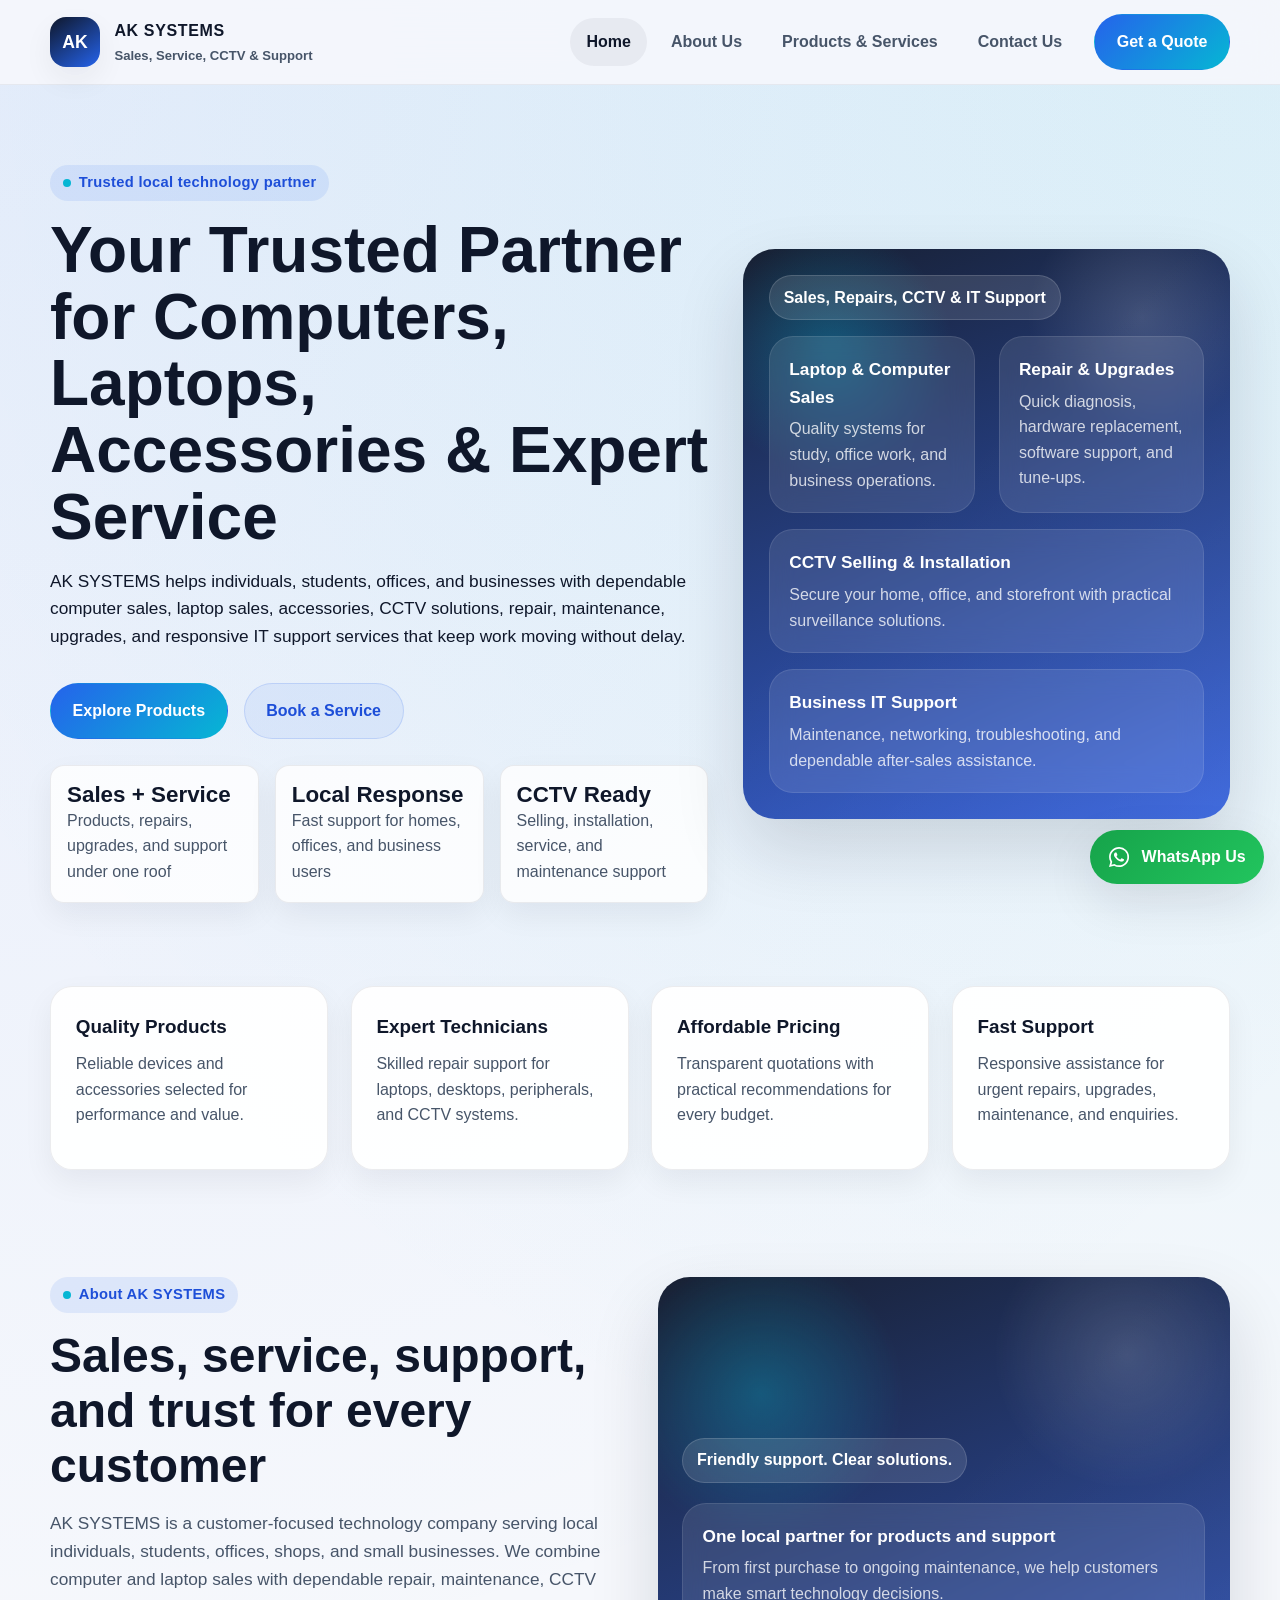
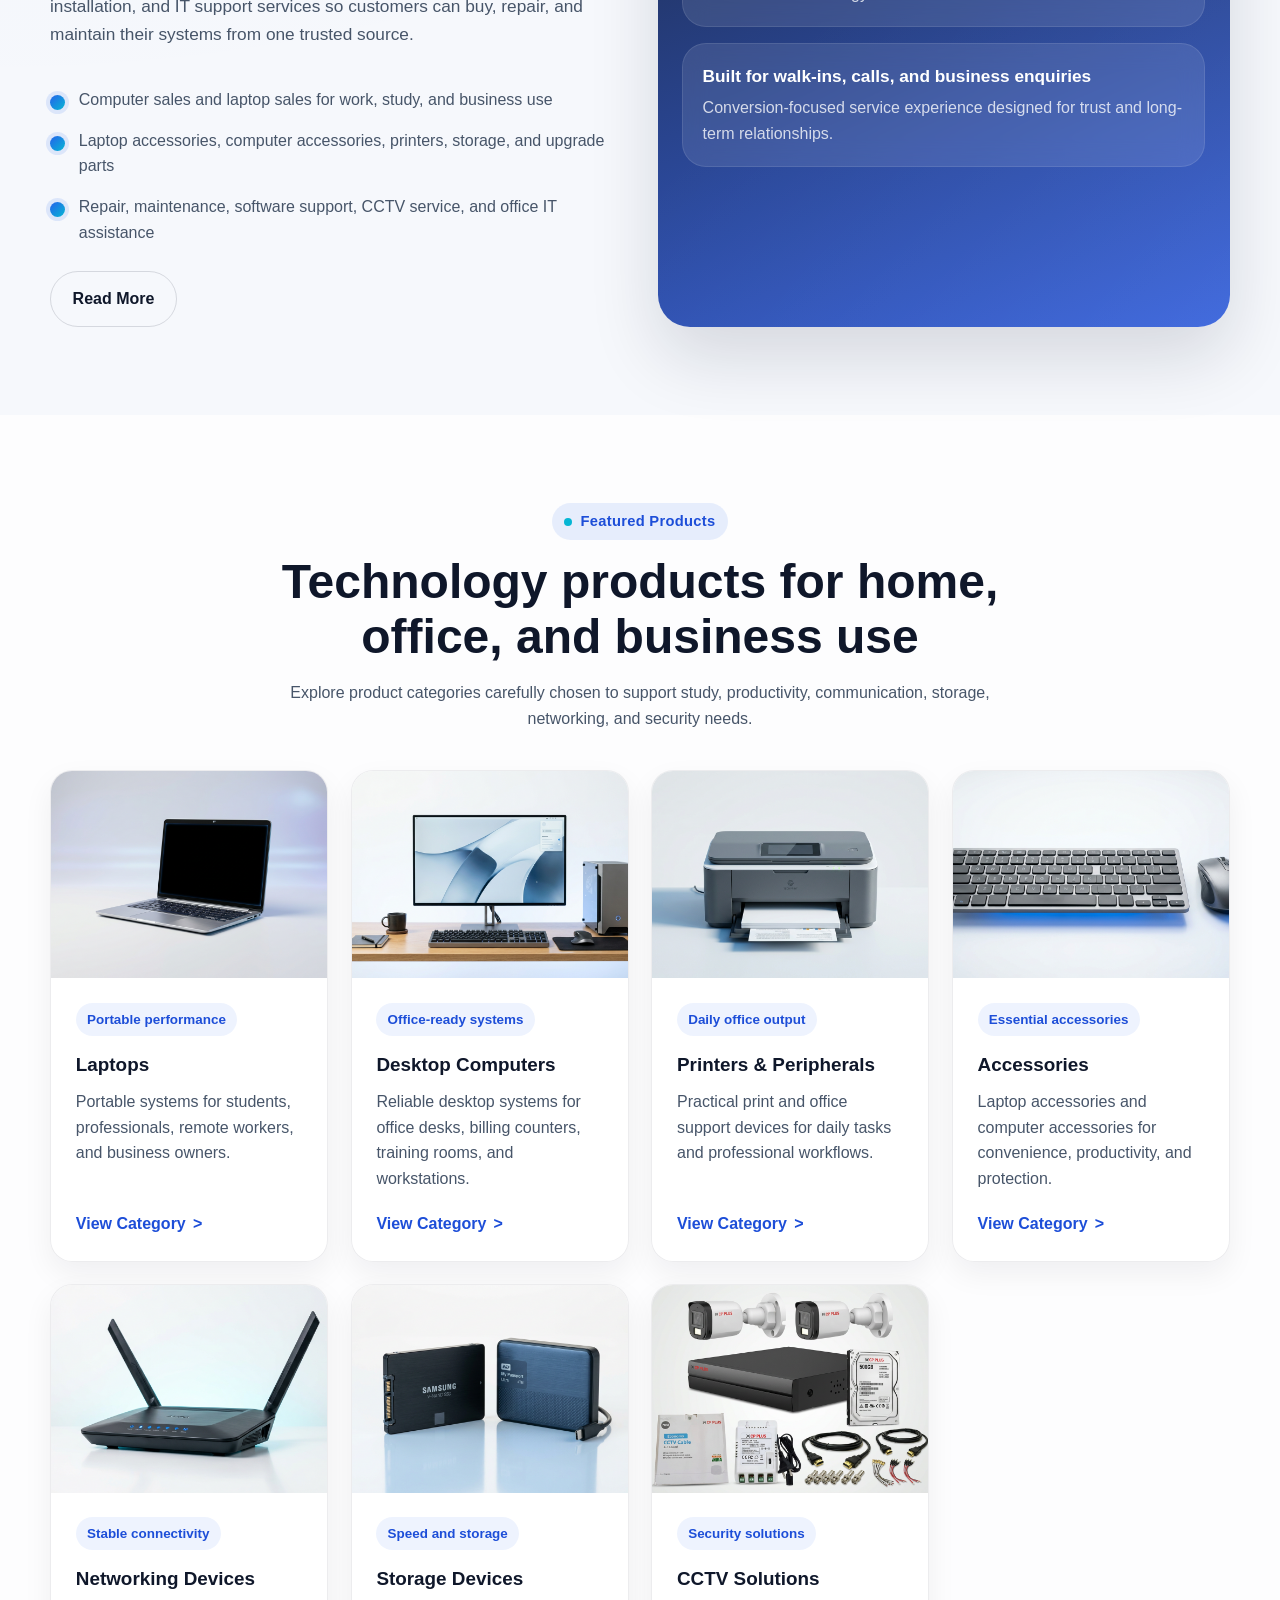
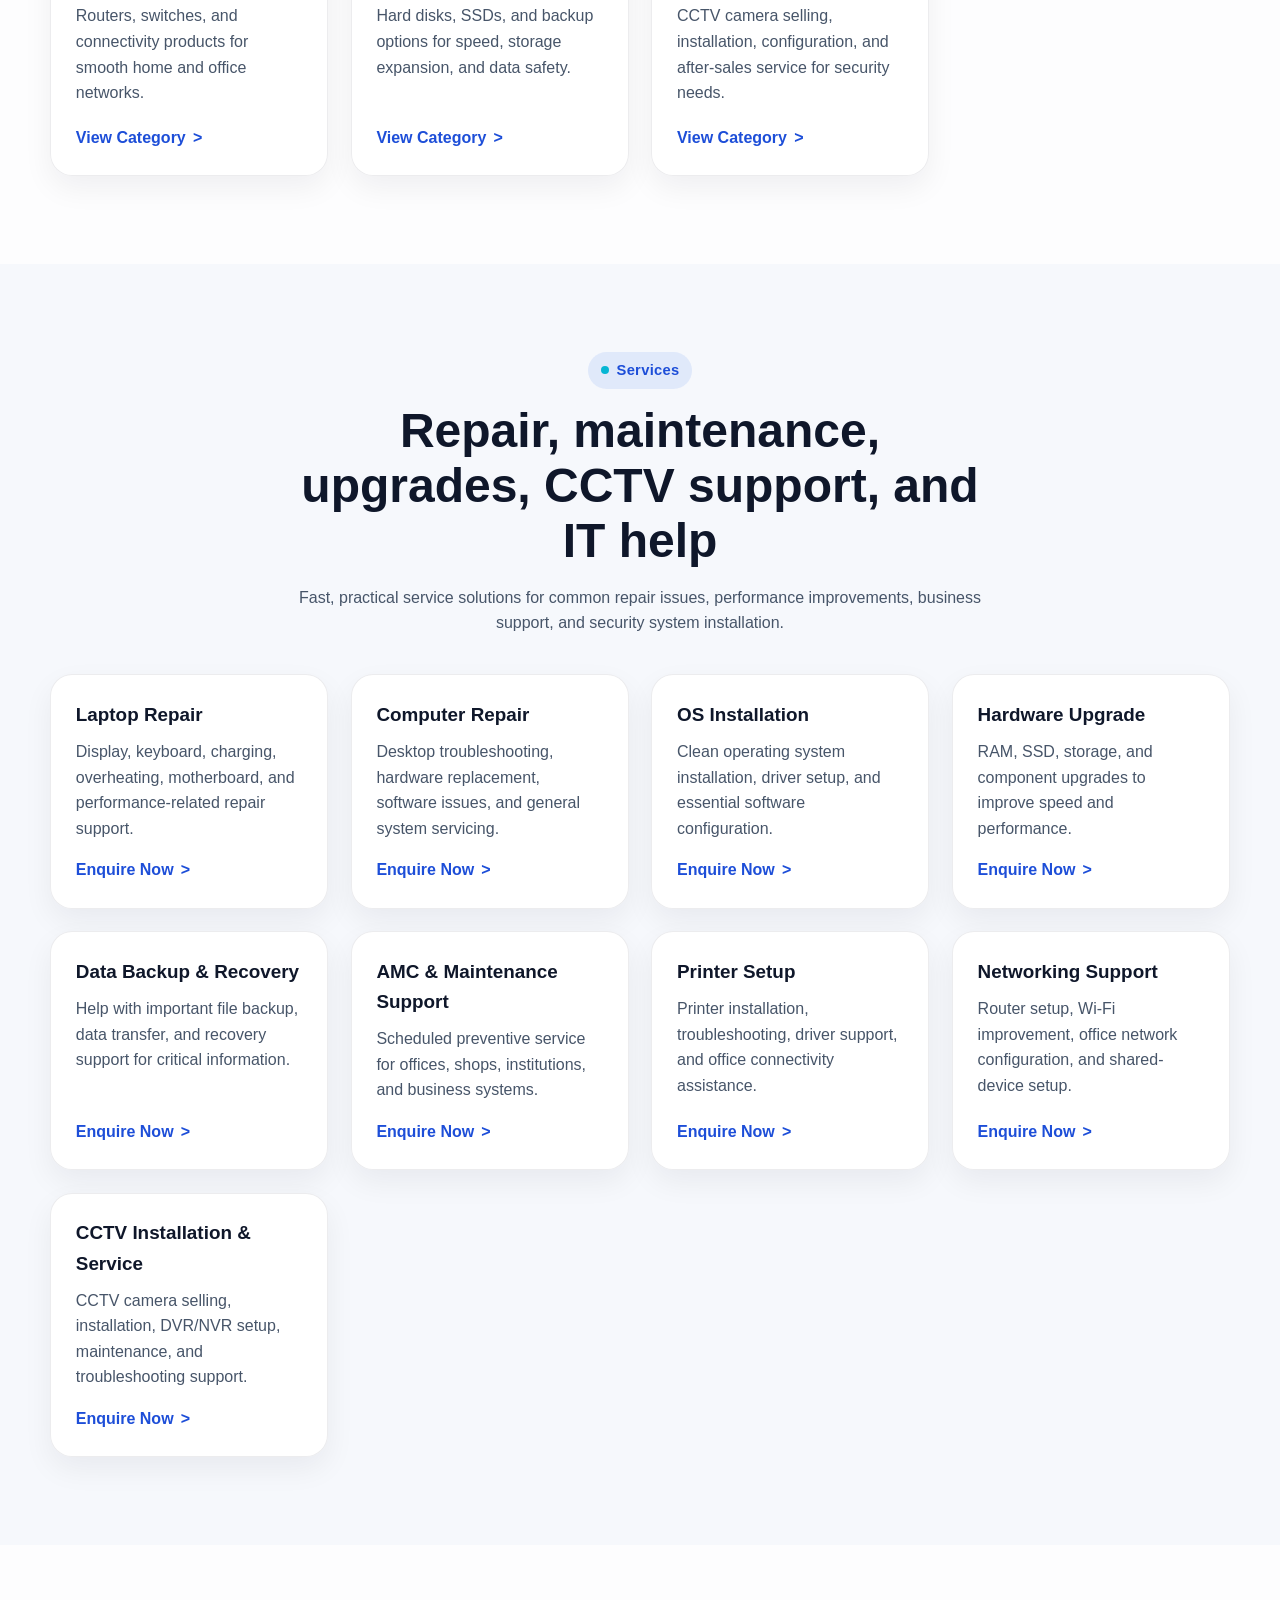
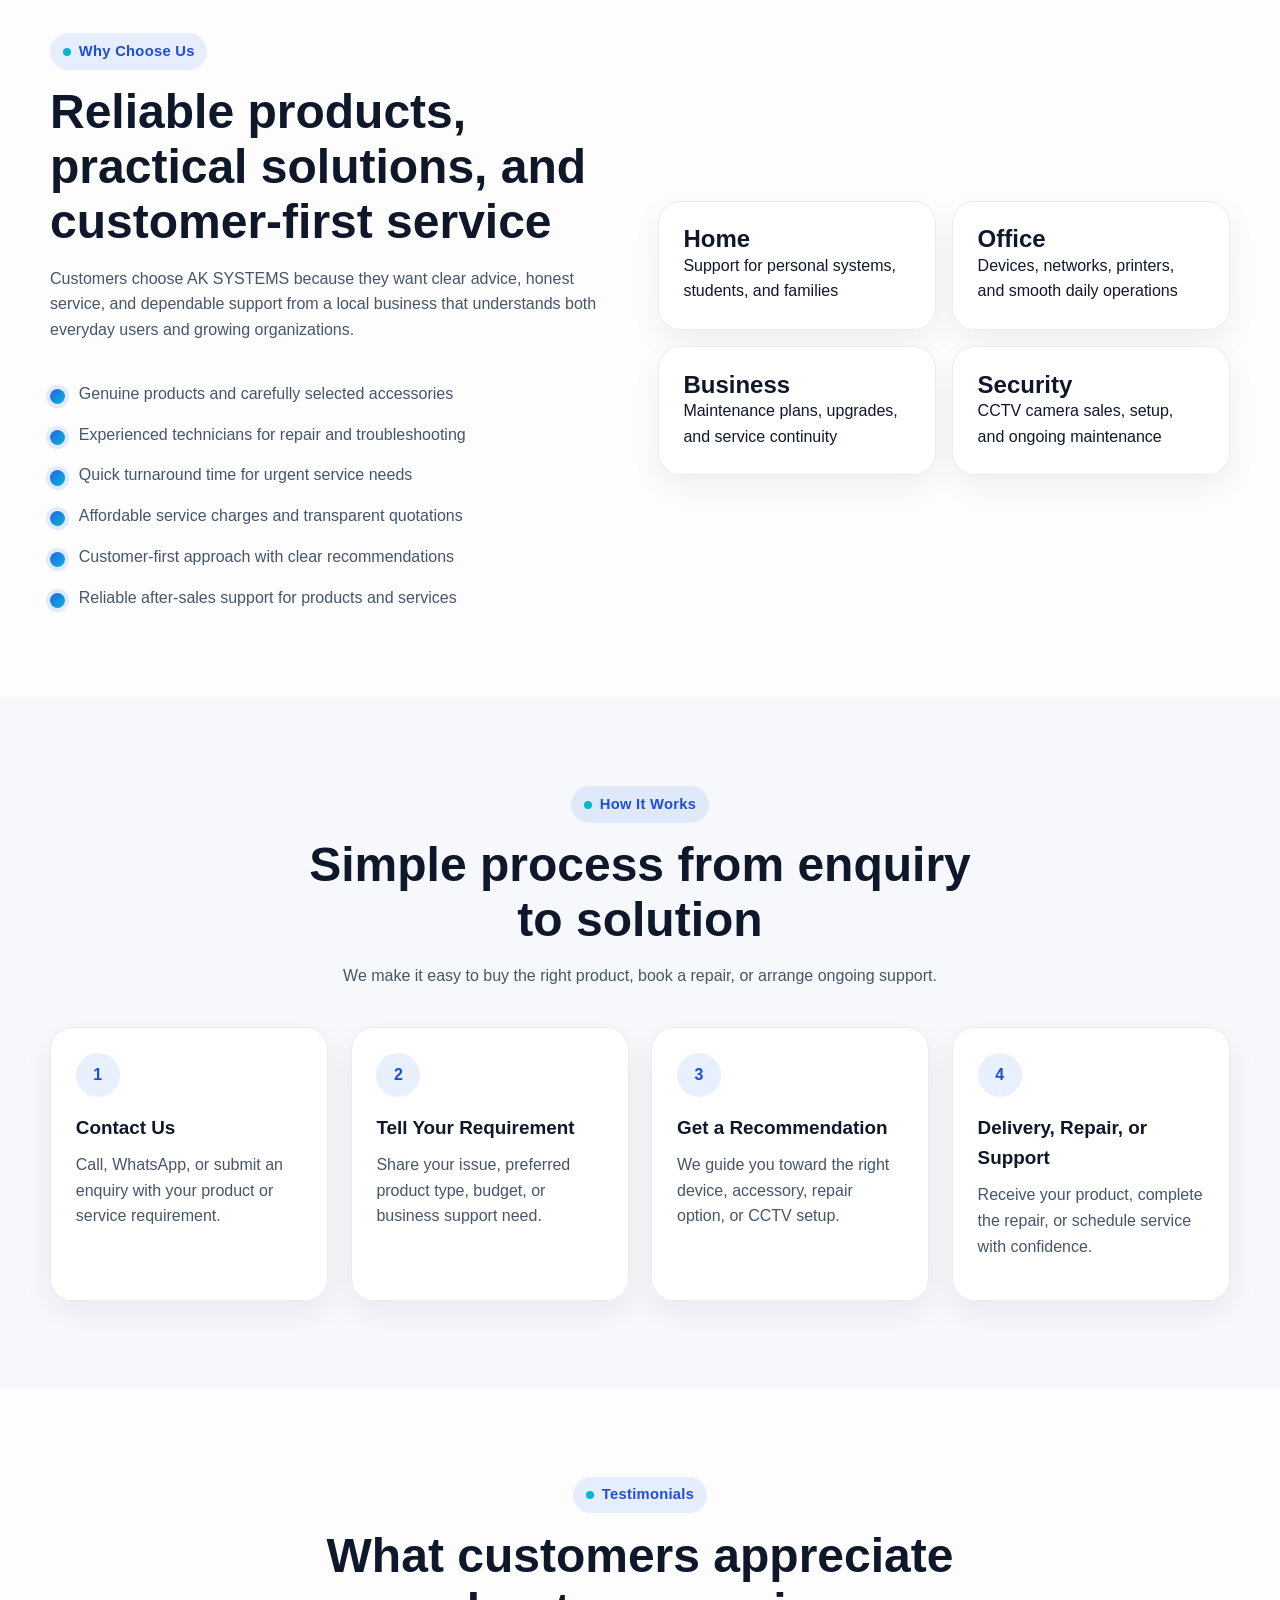
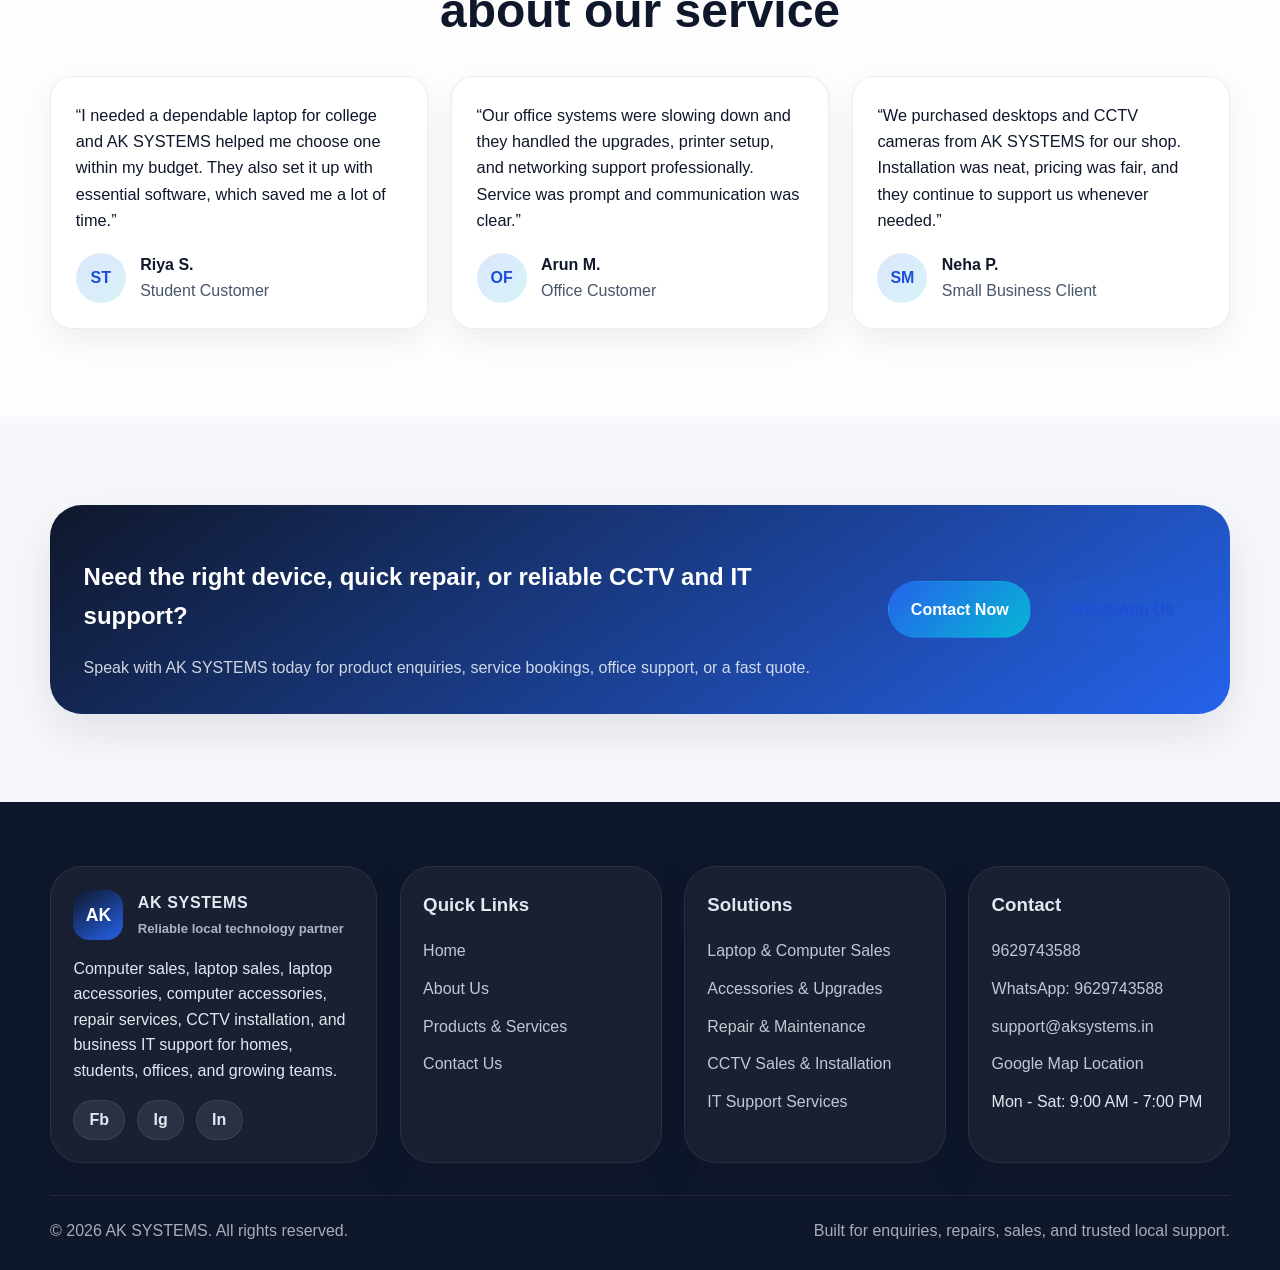
<file: index.html>
<!doctype html>
<html lang="en">
  <head>
    <meta charset="utf-8" />
    <meta name="viewport" content="width=device-width, initial-scale=1" />
    <title>AK SYSTEMS | Computer Sales, Laptop Repair, CCTV & IT Support</title>
    <meta
      name="description"
      content="AK SYSTEMS provides computer sales, laptop sales, accessories, CCTV installation, laptop repair services, computer repair, and trusted IT support services for homes, students, offices, and businesses."
    />
    <meta
      name="keywords"
      content="computer sales, laptop sales, laptop accessories, computer accessories, laptop repair services, computer repair, CCTV installation, IT support services"
    />
    <link rel="stylesheet" href="assets/css/styles.css" />
    <script defer src="assets/js/site.js"></script>
    <script type="application/ld+json">
      {
        "@context": "https://schema.org",
        "@type": "ComputerStore",
        "name": "AK SYSTEMS",
        "description": "Computer and laptop sales, accessories, CCTV selling and installation, repair services, maintenance, and IT support services.",
        "telephone": "+91 9629743588",
        "email": "support@aksystems.in",
        "address": {
          "@type": "PostalAddress",
          "streetAddress": "Shop 12, Tech Market, Main Road",
          "addressLocality": "Your City",
          "addressCountry": "IN"
        },
        "areaServed": "Local area",
        "url": "https://www.aksystems.in"
      }
    </script>
  </head>
  <body data-page="home">
    <div data-site-header></div>

    <main>
      <section class="hero">
        <div class="container hero-grid">
          <div class="hero-copy" data-reveal>
            <span class="eyebrow">Trusted local technology partner</span>
            <h1>Your Trusted Partner for Computers, Laptops, Accessories & Expert Service</h1>
            <p>
              AK SYSTEMS helps individuals, students, offices, and businesses with dependable computer sales,
              laptop sales, accessories, CCTV solutions, repair, maintenance, upgrades, and responsive IT support
              services that keep work moving without delay.
            </p>
            <div class="hero-actions">
              <a class="btn btn-primary" href="products-services.html">Explore Products</a>
              <a class="btn btn-secondary" href="#" data-wa-message="Hello AK SYSTEMS, I would like to book a service for my computer, laptop, or CCTV system.">Book a Service</a>
            </div>

            <div class="mini-stats">
              <article class="stat-card">
                <strong>Sales + Service</strong>
                <span class="muted">Products, repairs, upgrades, and support under one roof</span>
              </article>
              <article class="stat-card">
                <strong>Local Response</strong>
                <span class="muted">Fast support for homes, offices, and business users</span>
              </article>
              <article class="stat-card">
                <strong>CCTV Ready</strong>
                <span class="muted">Selling, installation, service, and maintenance support</span>
              </article>
            </div>
          </div>

          <div
            class="hero-visual"
            data-reveal
            role="img"
            aria-label="Technology service showcase featuring laptop sales, repairs, and CCTV installation"
          >
            <div class="hero-orbit">
              <span class="hero-badge">Sales, Repairs, CCTV & IT Support</span>
              <div class="grid-2">
                <article class="overlay-card">
                  <strong>Laptop & Computer Sales</strong>
                  <p>Quality systems for study, office work, and business operations.</p>
                </article>
                <article class="overlay-card">
                  <strong>Repair & Upgrades</strong>
                  <p>Quick diagnosis, hardware replacement, software support, and tune-ups.</p>
                </article>
              </div>
              <div class="hero-card-stack">
                <article class="overlay-card">
                  <strong>CCTV Selling & Installation</strong>
                  <p>Secure your home, office, and storefront with practical surveillance solutions.</p>
                </article>
                <article class="overlay-card">
                  <strong>Business IT Support</strong>
                  <p>Maintenance, networking, troubleshooting, and dependable after-sales assistance.</p>
                </article>
              </div>
            </div>
          </div>
        </div>
      </section>

      <section class="highlight-bar section-sm">
        <div class="container highlight-grid">
          <article class="info-card" data-reveal>
            <h3>Quality Products</h3>
            <p>Reliable devices and accessories selected for performance and value.</p>
          </article>
          <article class="info-card" data-reveal>
            <h3>Expert Technicians</h3>
            <p>Skilled repair support for laptops, desktops, peripherals, and CCTV systems.</p>
          </article>
          <article class="info-card" data-reveal>
            <h3>Affordable Pricing</h3>
            <p>Transparent quotations with practical recommendations for every budget.</p>
          </article>
          <article class="info-card" data-reveal>
            <h3>Fast Support</h3>
            <p>Responsive assistance for urgent repairs, upgrades, maintenance, and enquiries.</p>
          </article>
        </div>
      </section>

      <section class="section">
        <div class="container split-layout">
          <div data-reveal>
            <div class="section-header">
              <span class="eyebrow">About AK SYSTEMS</span>
              <h2>Sales, service, support, and trust for every customer</h2>
              <p class="lead">
                AK SYSTEMS is a customer-focused technology company serving local individuals, students, offices,
                shops, and small businesses. We combine computer and laptop sales with dependable repair,
                maintenance, CCTV installation, and IT support services so customers can buy, repair, and maintain
                their systems from one trusted source.
              </p>
            </div>
            <ul class="check-list">
              <li>Computer sales and laptop sales for work, study, and business use</li>
              <li>Laptop accessories, computer accessories, printers, storage, and upgrade parts</li>
              <li>Repair, maintenance, software support, CCTV service, and office IT assistance</li>
            </ul>
            <div style="margin-top: 1.6rem">
              <a class="btn btn-outline" href="about.html">Read More</a>
            </div>
          </div>

          <div class="visual-panel card-body" data-reveal role="img" aria-label="Professional service team visual area">
            <span class="visual-badge">Friendly support. Clear solutions.</span>
            <div class="hero-card-stack">
              <article class="overlay-card">
                <strong>One local partner for products and support</strong>
                <p>From first purchase to ongoing maintenance, we help customers make smart technology decisions.</p>
              </article>
              <article class="overlay-card">
                <strong>Built for walk-ins, calls, and business enquiries</strong>
                <p>Conversion-focused service experience designed for trust and long-term relationships.</p>
              </article>
            </div>
          </div>
        </div>
      </section>

      <section class="section section-muted">
        <div class="container">
          <div class="section-header centered" data-reveal>
            <span class="eyebrow">Featured Products</span>
            <h2>Technology products for home, office, and business use</h2>
            <p>
              Explore product categories carefully chosen to support study, productivity, communication, storage,
              networking, and security needs.
            </p>
          </div>

          <div class="card-grid four">
            <article class="card" data-reveal>
              <div class="product-media">
                <img src="assets/images/laptops-premium.png" alt="Premium laptop for sales category" />
              </div>
              <div class="card-body product-body">
                <span class="product-meta">Portable performance</span>
                <h3>Laptops</h3>
                <p>Portable systems for students, professionals, remote workers, and business owners.</p>
                <a class="link-arrow" href="products-services.html">View Category</a>
              </div>
            </article>

            <article class="card" data-reveal>
              <div class="product-media">
                <img src="assets/images/desktop-premium.png" alt="Premium desktop computer setup for business use" />
              </div>
              <div class="card-body product-body">
                <span class="product-meta">Office-ready systems</span>
                <h3>Desktop Computers</h3>
                <p>Reliable desktop systems for office desks, billing counters, training rooms, and workstations.</p>
                <a class="link-arrow" href="products-services.html">View Category</a>
              </div>
            </article>

            <article class="card" data-reveal>
              <div class="product-media">
                <img src="assets/images/printers-premium.png" alt="Premium office printer and peripherals category image" />
              </div>
              <div class="card-body product-body">
                <span class="product-meta">Daily office output</span>
                <h3>Printers & Peripherals</h3>
                <p>Practical print and office support devices for daily tasks and professional workflows.</p>
                <a class="link-arrow" href="products-services.html">View Category</a>
              </div>
            </article>

            <article class="card" data-reveal>
              <div class="product-media">
                <img src="assets/images/keyboard-mouse-premium.png" alt="Premium accessories including keyboard and mouse" />
              </div>
              <div class="card-body product-body">
                <span class="product-meta">Essential accessories</span>
                <h3>Accessories</h3>
                <p>Laptop accessories and computer accessories for convenience, productivity, and protection.</p>
                <a class="link-arrow" href="products-services.html">View Category</a>
              </div>
            </article>

            <article class="card" data-reveal>
              <div class="product-media">
                <img src="assets/images/networking-premium.png" alt="Premium networking device and router category image" />
              </div>
              <div class="card-body product-body">
                <span class="product-meta">Stable connectivity</span>
                <h3>Networking Devices</h3>
                <p>Routers, switches, and connectivity products for smooth home and office networks.</p>
                <a class="link-arrow" href="products-services.html">View Category</a>
              </div>
            </article>

            <article class="card" data-reveal>
              <div class="product-media">
                <img src="assets/images/storage-premium.png" alt="Premium storage devices including SSD and hard disk" />
              </div>
              <div class="card-body product-body">
                <span class="product-meta">Speed and storage</span>
                <h3>Storage Devices</h3>
                <p>Hard disks, SSDs, and backup options for speed, storage expansion, and data safety.</p>
                <a class="link-arrow" href="products-services.html">View Category</a>
              </div>
            </article>

            <article class="card" data-reveal>
              <div class="product-media">
                <img src="assets/images/cctv-premium.png" alt="Premium CCTV security camera category image" />
              </div>
              <div class="card-body product-body">
                <span class="product-meta">Security solutions</span>
                <h3>CCTV Solutions</h3>
                <p>CCTV camera selling, installation, configuration, and after-sales service for security needs.</p>
                <a class="link-arrow" href="products-services.html">View Category</a>
              </div>
            </article>
          </div>
        </div>
      </section>

      <section class="section">
        <div class="container">
          <div class="section-header centered" data-reveal>
            <span class="eyebrow">Services</span>
            <h2>Repair, maintenance, upgrades, CCTV support, and IT help</h2>
            <p>
              Fast, practical service solutions for common repair issues, performance improvements, business support,
              and security system installation.
            </p>
          </div>

          <div class="services-grid">
            <article class="card" data-reveal><div class="card-body"><h3>Laptop Repair</h3><p>Display, keyboard, charging, overheating, motherboard, and performance-related repair support.</p><a class="link-arrow" href="#" data-wa-message="Hello AK SYSTEMS, I need an enquiry for laptop repair service.">Enquire Now</a></div></article>
            <article class="card" data-reveal><div class="card-body"><h3>Computer Repair</h3><p>Desktop troubleshooting, hardware replacement, software issues, and general system servicing.</p><a class="link-arrow" href="#" data-wa-message="Hello AK SYSTEMS, I need an enquiry for computer repair service.">Enquire Now</a></div></article>
            <article class="card" data-reveal><div class="card-body"><h3>OS Installation</h3><p>Clean operating system installation, driver setup, and essential software configuration.</p><a class="link-arrow" href="#" data-wa-message="Hello AK SYSTEMS, I need an enquiry for OS installation service.">Enquire Now</a></div></article>
            <article class="card" data-reveal><div class="card-body"><h3>Hardware Upgrade</h3><p>RAM, SSD, storage, and component upgrades to improve speed and performance.</p><a class="link-arrow" href="#" data-wa-message="Hello AK SYSTEMS, I need an enquiry for hardware upgrade service.">Enquire Now</a></div></article>
            <article class="card" data-reveal><div class="card-body"><h3>Data Backup & Recovery</h3><p>Help with important file backup, data transfer, and recovery support for critical information.</p><a class="link-arrow" href="#" data-wa-message="Hello AK SYSTEMS, I need an enquiry for data backup or recovery service.">Enquire Now</a></div></article>
            <article class="card" data-reveal><div class="card-body"><h3>AMC & Maintenance Support</h3><p>Scheduled preventive service for offices, shops, institutions, and business systems.</p><a class="link-arrow" href="#" data-wa-message="Hello AK SYSTEMS, I need an enquiry for AMC or maintenance support.">Enquire Now</a></div></article>
            <article class="card" data-reveal><div class="card-body"><h3>Printer Setup</h3><p>Printer installation, troubleshooting, driver support, and office connectivity assistance.</p><a class="link-arrow" href="#" data-wa-message="Hello AK SYSTEMS, I need an enquiry for printer setup support.">Enquire Now</a></div></article>
            <article class="card" data-reveal><div class="card-body"><h3>Networking Support</h3><p>Router setup, Wi-Fi improvement, office network configuration, and shared-device setup.</p><a class="link-arrow" href="#" data-wa-message="Hello AK SYSTEMS, I need an enquiry for networking support.">Enquire Now</a></div></article>
            <article class="card" data-reveal><div class="card-body"><h3>CCTV Installation & Service</h3><p>CCTV camera selling, installation, DVR/NVR setup, maintenance, and troubleshooting support.</p><a class="link-arrow" href="#" data-wa-message="Hello AK SYSTEMS, I need an enquiry for CCTV installation or service.">Enquire Now</a></div></article>
          </div>
        </div>
      </section>

      <section class="section section-muted">
        <div class="container split-layout">
          <div data-reveal>
            <div class="section-header">
              <span class="eyebrow">Why Choose Us</span>
              <h2>Reliable products, practical solutions, and customer-first service</h2>
              <p>
                Customers choose AK SYSTEMS because they want clear advice, honest service, and dependable support
                from a local business that understands both everyday users and growing organizations.
              </p>
            </div>
            <ul class="check-list">
              <li>Genuine products and carefully selected accessories</li>
              <li>Experienced technicians for repair and troubleshooting</li>
              <li>Quick turnaround time for urgent service needs</li>
              <li>Affordable service charges and transparent quotations</li>
              <li>Customer-first approach with clear recommendations</li>
              <li>Reliable after-sales support for products and services</li>
            </ul>
          </div>

          <div data-reveal>
            <div class="stats-strip">
              <article class="info-card"><strong>Home</strong><span>Support for personal systems, students, and families</span></article>
              <article class="info-card"><strong>Office</strong><span>Devices, networks, printers, and smooth daily operations</span></article>
              <article class="info-card"><strong>Business</strong><span>Maintenance plans, upgrades, and service continuity</span></article>
              <article class="info-card"><strong>Security</strong><span>CCTV camera sales, setup, and ongoing maintenance</span></article>
            </div>
          </div>
        </div>
      </section>

      <section class="section">
        <div class="container">
          <div class="section-header centered" data-reveal>
            <span class="eyebrow">How It Works</span>
            <h2>Simple process from enquiry to solution</h2>
            <p>We make it easy to buy the right product, book a repair, or arrange ongoing support.</p>
          </div>
          <div class="steps-grid">
            <article class="step-card" data-reveal>
              <div class="step-number">1</div>
              <h3>Contact Us</h3>
              <p>Call, WhatsApp, or submit an enquiry with your product or service requirement.</p>
            </article>
            <article class="step-card" data-reveal>
              <div class="step-number">2</div>
              <h3>Tell Your Requirement</h3>
              <p>Share your issue, preferred product type, budget, or business support need.</p>
            </article>
            <article class="step-card" data-reveal>
              <div class="step-number">3</div>
              <h3>Get a Recommendation</h3>
              <p>We guide you toward the right device, accessory, repair option, or CCTV setup.</p>
            </article>
            <article class="step-card" data-reveal>
              <div class="step-number">4</div>
              <h3>Delivery, Repair, or Support</h3>
              <p>Receive your product, complete the repair, or schedule service with confidence.</p>
            </article>
          </div>
        </div>
      </section>

      <section class="section section-muted">
        <div class="container">
          <div class="section-header centered" data-reveal>
            <span class="eyebrow">Testimonials</span>
            <h2>What customers appreciate about our service</h2>
          </div>

          <div class="testimonial-grid">
            <article class="testimonial-card" data-reveal>
              <blockquote>
                “I needed a dependable laptop for college and AK SYSTEMS helped me choose one within my budget.
                They also set it up with essential software, which saved me a lot of time.”
              </blockquote>
              <div class="testimonial-author">
                <div class="author-avatar">ST</div>
                <div><strong>Riya S.</strong><br /><span class="muted">Student Customer</span></div>
              </div>
            </article>

            <article class="testimonial-card" data-reveal>
              <blockquote>
                “Our office systems were slowing down and they handled the upgrades, printer setup, and networking
                support professionally. Service was prompt and communication was clear.”
              </blockquote>
              <div class="testimonial-author">
                <div class="author-avatar">OF</div>
                <div><strong>Arun M.</strong><br /><span class="muted">Office Customer</span></div>
              </div>
            </article>

            <article class="testimonial-card" data-reveal>
              <blockquote>
                “We purchased desktops and CCTV cameras from AK SYSTEMS for our shop. Installation was neat,
                pricing was fair, and they continue to support us whenever needed.”
              </blockquote>
              <div class="testimonial-author">
                <div class="author-avatar">SM</div>
                <div><strong>Neha P.</strong><br /><span class="muted">Small Business Client</span></div>
              </div>
            </article>
          </div>
        </div>
      </section>

      <section class="section">
        <div class="container">
          <div class="cta-banner" data-reveal>
            <div class="cta-grid">
              <div>
                <h2>Need the right device, quick repair, or reliable CCTV and IT support?</h2>
                <p>
                  Speak with AK SYSTEMS today for product enquiries, service bookings, office support, or a fast quote.
                </p>
              </div>
              <div class="hero-actions" style="margin: 0">
                <a class="btn btn-primary" href="#" data-wa-message="Hello AK SYSTEMS, I would like to contact you about your products or services.">Contact Now</a>
                <a
                  class="btn btn-secondary"
                  href="#"
                  data-wa-message="Hello AK SYSTEMS, I would like a quote."
                  >WhatsApp Us</a
                >
              </div>
            </div>
          </div>
        </div>
      </section>
    </main>

    <div data-site-footer></div>
    <div data-whatsapp-button></div>
  </body>
</html>
</file>
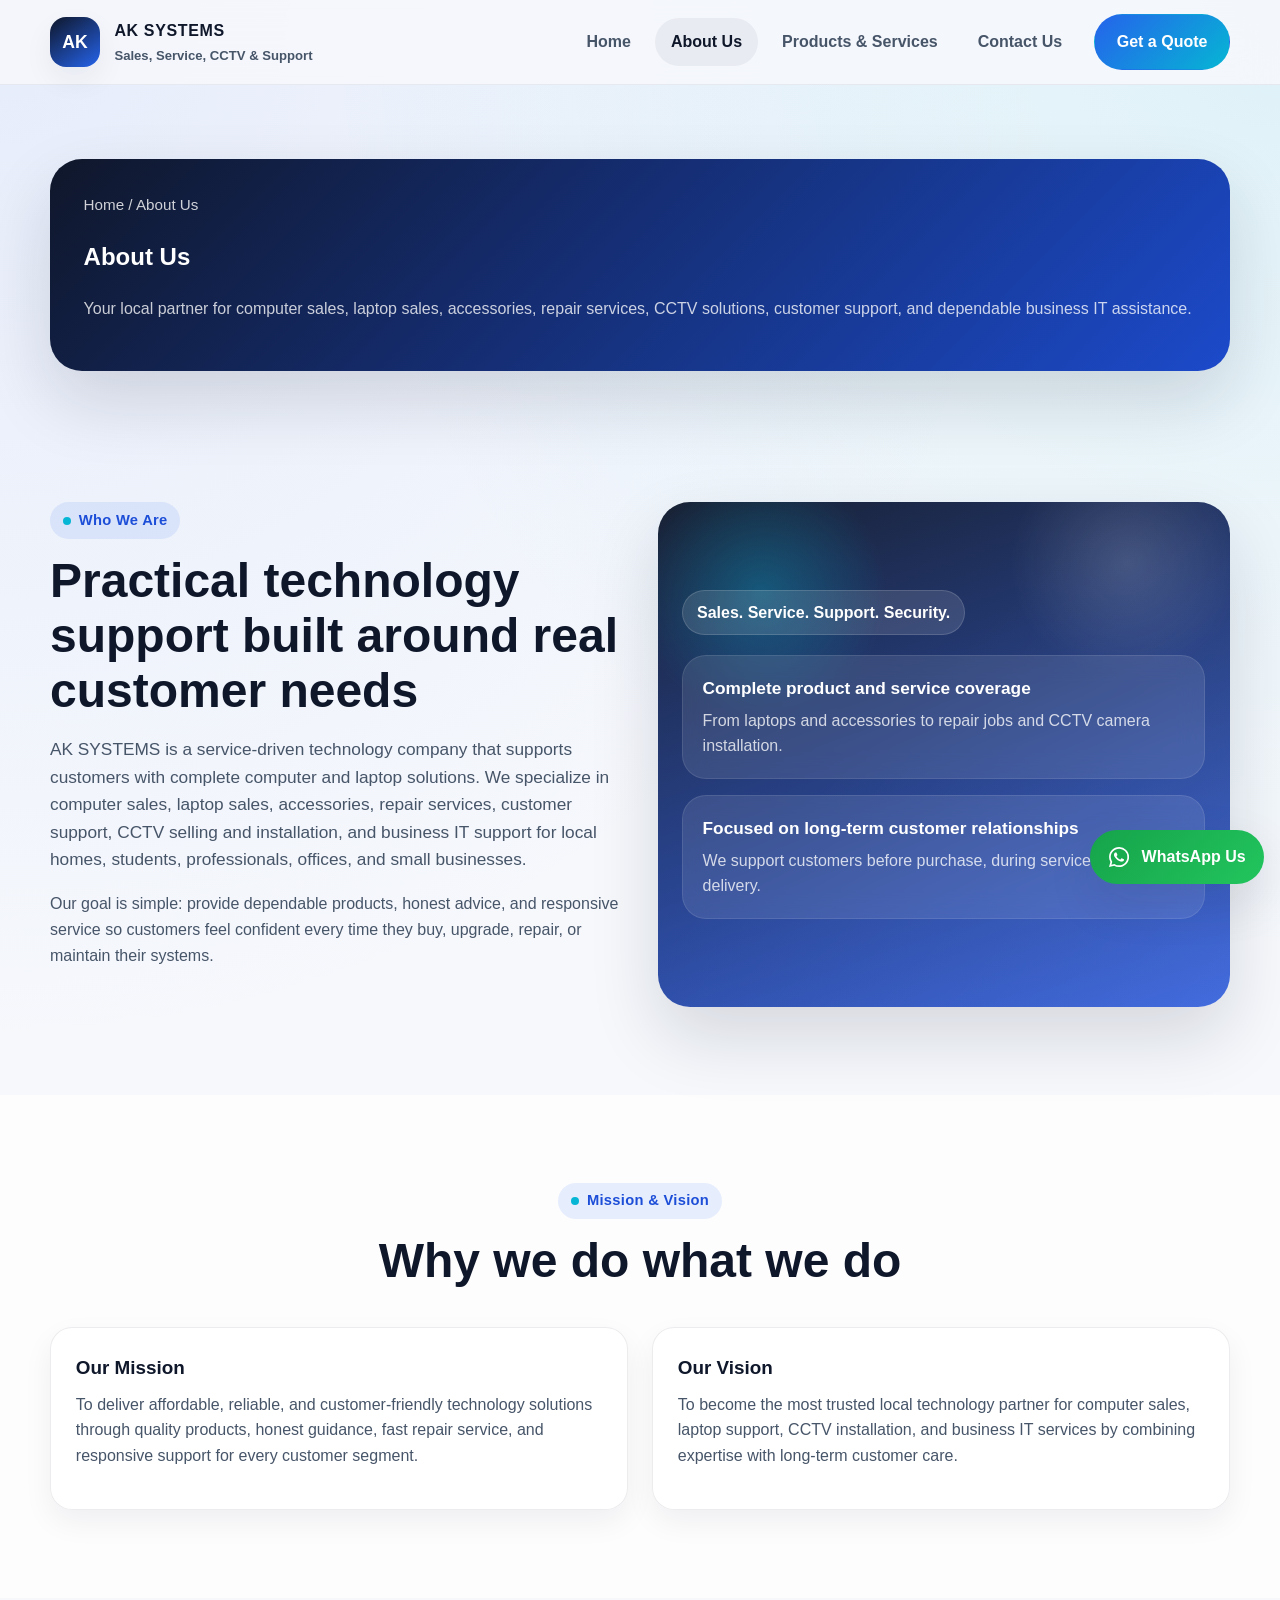
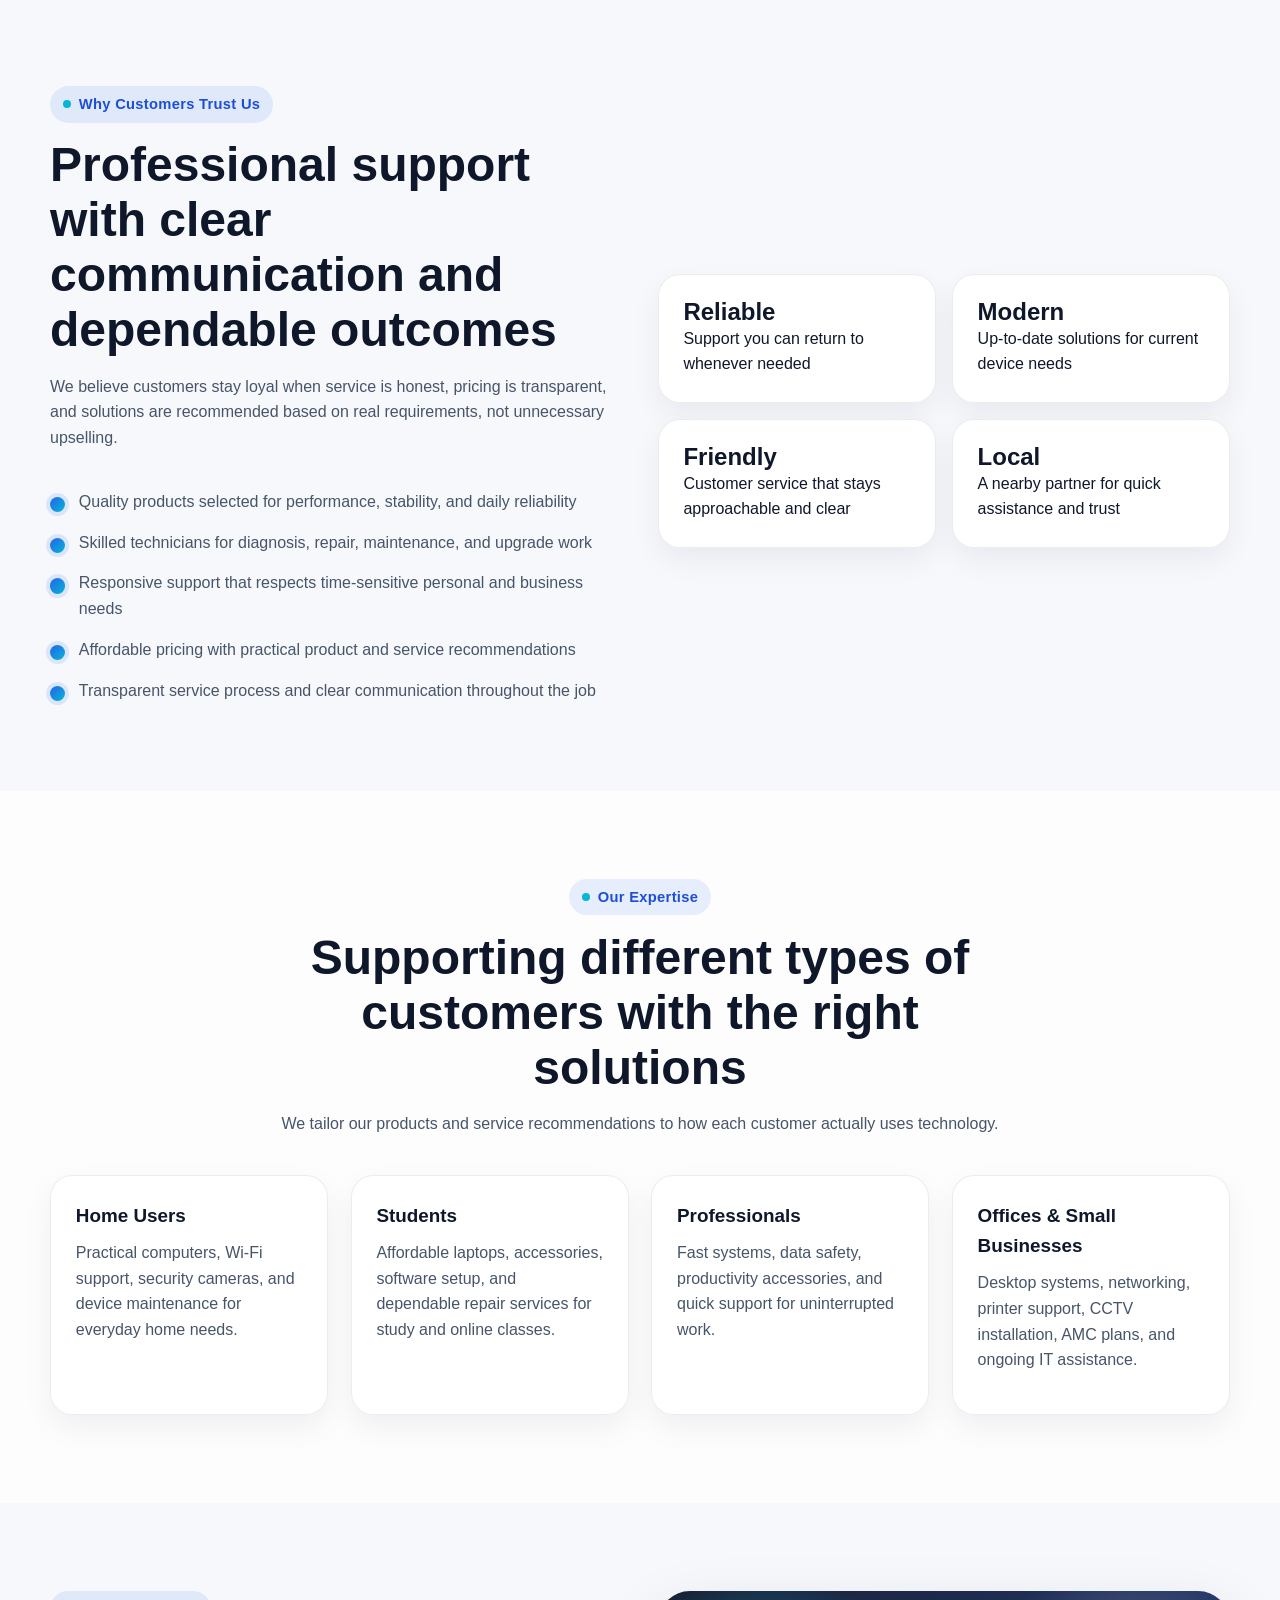
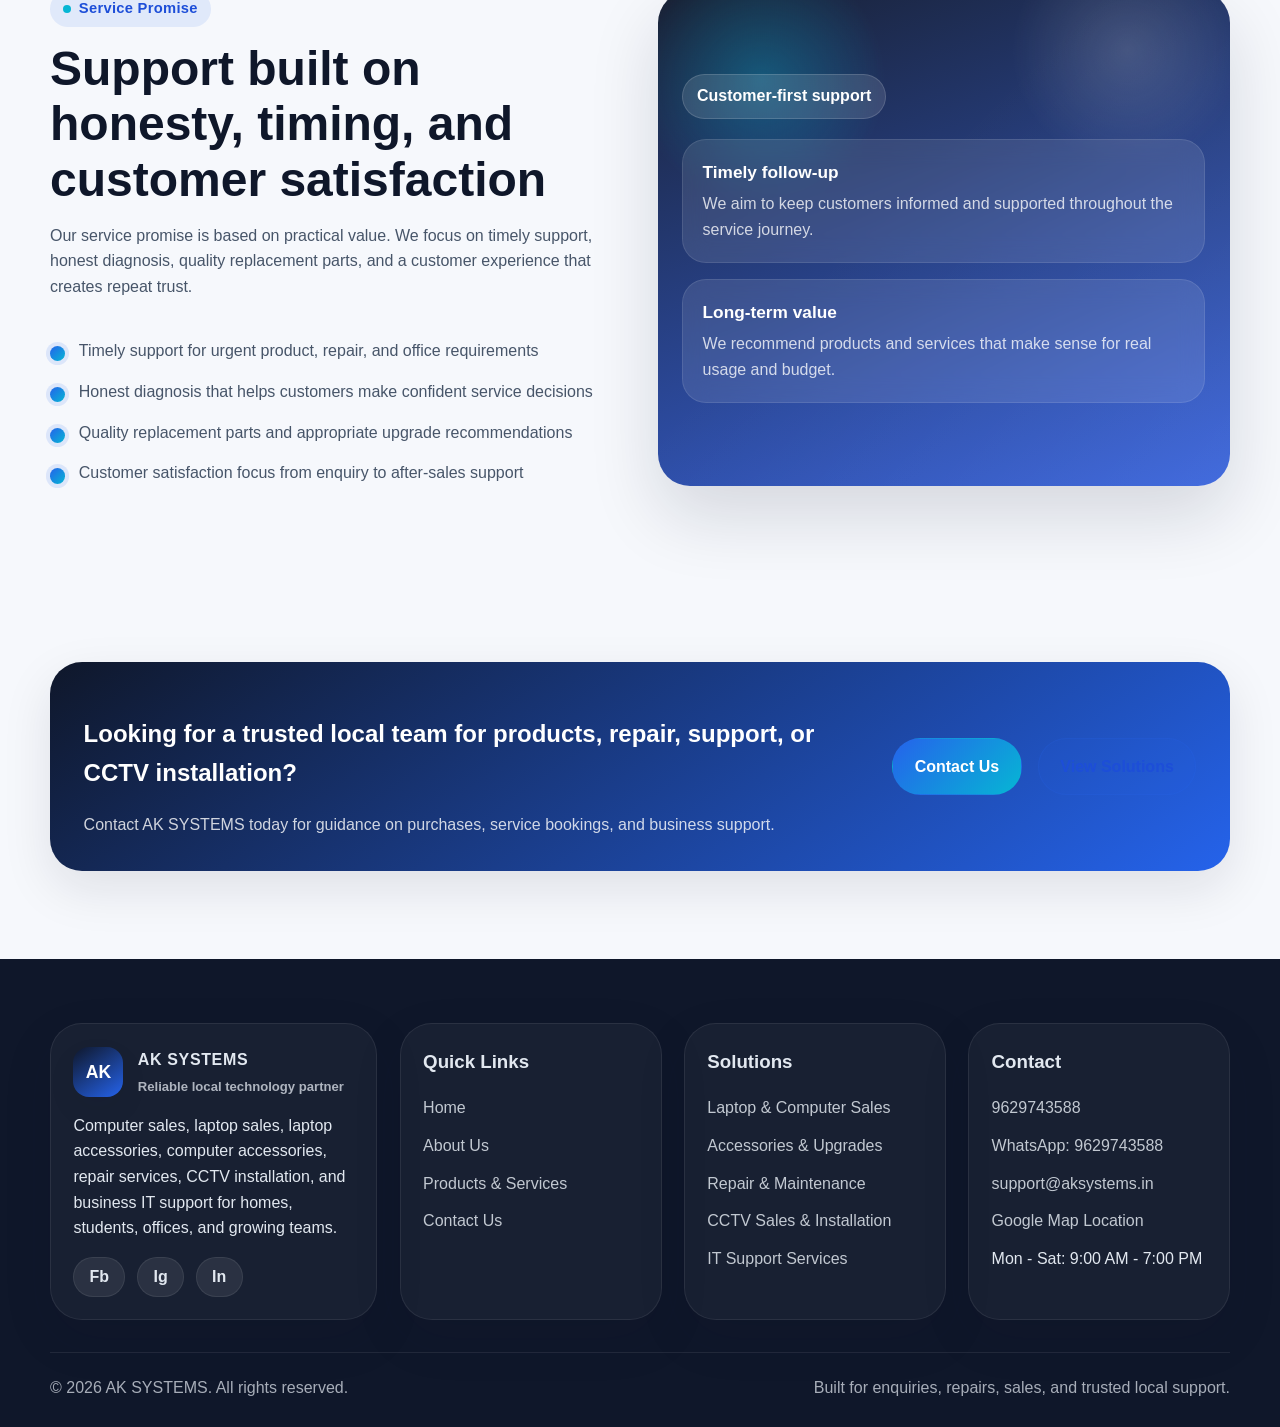
<file: about.html>
<!doctype html>
<html lang="en">
  <head>
    <meta charset="utf-8" />
    <meta name="viewport" content="width=device-width, initial-scale=1" />
    <title>About AK SYSTEMS | Trusted Computer, Laptop, CCTV & IT Support Company</title>
    <meta
      name="description"
      content="Learn about AK SYSTEMS, a trusted local business for computer sales, laptop sales, accessories, CCTV installation, repair services, maintenance, and responsive IT support."
    />
    <link rel="stylesheet" href="assets/css/styles.css" />
    <script defer src="assets/js/site.js"></script>
  </head>
  <body data-page="about">
    <div data-site-header></div>

    <main>
      <section class="page-hero">
        <div class="container">
          <div class="page-hero-panel" data-reveal>
            <span class="breadcrumb">Home / About Us</span>
            <h1>About Us</h1>
            <p>
              Your local partner for computer sales, laptop sales, accessories, repair services, CCTV solutions,
              customer support, and dependable business IT assistance.
            </p>
          </div>
        </div>
      </section>

      <section class="section">
        <div class="container split-layout">
          <div data-reveal>
            <div class="section-header">
              <span class="eyebrow">Who We Are</span>
              <h2>Practical technology support built around real customer needs</h2>
              <p class="lead">
                AK SYSTEMS is a service-driven technology company that supports customers with complete computer and
                laptop solutions. We specialize in computer sales, laptop sales, accessories, repair services,
                customer support, CCTV selling and installation, and business IT support for local homes, students,
                professionals, offices, and small businesses.
              </p>
              <p>
                Our goal is simple: provide dependable products, honest advice, and responsive service so customers
                feel confident every time they buy, upgrade, repair, or maintain their systems.
              </p>
            </div>
          </div>

          <div class="visual-panel card-body" data-reveal role="img" aria-label="AK SYSTEMS company introduction visual">
            <span class="visual-badge">Sales. Service. Support. Security.</span>
            <div class="hero-card-stack">
              <article class="overlay-card">
                <strong>Complete product and service coverage</strong>
                <p>From laptops and accessories to repair jobs and CCTV camera installation.</p>
              </article>
              <article class="overlay-card">
                <strong>Focused on long-term customer relationships</strong>
                <p>We support customers before purchase, during service, and after delivery.</p>
              </article>
            </div>
          </div>
        </div>
      </section>

      <section class="section section-muted">
        <div class="container">
          <div class="section-header centered" data-reveal>
            <span class="eyebrow">Mission & Vision</span>
            <h2>Why we do what we do</h2>
          </div>

          <div class="grid-2">
            <article class="info-card" data-reveal>
              <h3>Our Mission</h3>
              <p>
                To deliver affordable, reliable, and customer-friendly technology solutions through quality products,
                honest guidance, fast repair service, and responsive support for every customer segment.
              </p>
            </article>
            <article class="info-card" data-reveal>
              <h3>Our Vision</h3>
              <p>
                To become the most trusted local technology partner for computer sales, laptop support, CCTV
                installation, and business IT services by combining expertise with long-term customer care.
              </p>
            </article>
          </div>
        </div>
      </section>

      <section class="section">
        <div class="container split-layout">
          <div data-reveal>
            <div class="section-header">
              <span class="eyebrow">Why Customers Trust Us</span>
              <h2>Professional support with clear communication and dependable outcomes</h2>
              <p>
                We believe customers stay loyal when service is honest, pricing is transparent, and solutions are
                recommended based on real requirements, not unnecessary upselling.
              </p>
            </div>
            <ul class="trust-list">
              <li>Quality products selected for performance, stability, and daily reliability</li>
              <li>Skilled technicians for diagnosis, repair, maintenance, and upgrade work</li>
              <li>Responsive support that respects time-sensitive personal and business needs</li>
              <li>Affordable pricing with practical product and service recommendations</li>
              <li>Transparent service process and clear communication throughout the job</li>
            </ul>
          </div>

          <div data-reveal>
            <div class="stats-strip">
              <article class="info-card"><strong>Reliable</strong><span>Support you can return to whenever needed</span></article>
              <article class="info-card"><strong>Modern</strong><span>Up-to-date solutions for current device needs</span></article>
              <article class="info-card"><strong>Friendly</strong><span>Customer service that stays approachable and clear</span></article>
              <article class="info-card"><strong>Local</strong><span>A nearby partner for quick assistance and trust</span></article>
            </div>
          </div>
        </div>
      </section>

      <section class="section section-muted">
        <div class="container">
          <div class="section-header centered" data-reveal>
            <span class="eyebrow">Our Expertise</span>
            <h2>Supporting different types of customers with the right solutions</h2>
            <p>We tailor our products and service recommendations to how each customer actually uses technology.</p>
          </div>

          <div class="card-grid four">
            <article class="card" data-reveal><div class="card-body"><h3>Home Users</h3><p>Practical computers, Wi-Fi support, security cameras, and device maintenance for everyday home needs.</p></div></article>
            <article class="card" data-reveal><div class="card-body"><h3>Students</h3><p>Affordable laptops, accessories, software setup, and dependable repair services for study and online classes.</p></div></article>
            <article class="card" data-reveal><div class="card-body"><h3>Professionals</h3><p>Fast systems, data safety, productivity accessories, and quick support for uninterrupted work.</p></div></article>
            <article class="card" data-reveal><div class="card-body"><h3>Offices & Small Businesses</h3><p>Desktop systems, networking, printer support, CCTV installation, AMC plans, and ongoing IT assistance.</p></div></article>
          </div>
        </div>
      </section>

      <section class="section">
        <div class="container split-layout">
          <div data-reveal>
            <div class="section-header">
              <span class="eyebrow">Service Promise</span>
              <h2>Support built on honesty, timing, and customer satisfaction</h2>
              <p>
                Our service promise is based on practical value. We focus on timely support, honest diagnosis,
                quality replacement parts, and a customer experience that creates repeat trust.
              </p>
            </div>
            <ul class="check-list">
              <li>Timely support for urgent product, repair, and office requirements</li>
              <li>Honest diagnosis that helps customers make confident service decisions</li>
              <li>Quality replacement parts and appropriate upgrade recommendations</li>
              <li>Customer satisfaction focus from enquiry to after-sales support</li>
            </ul>
          </div>

          <div class="visual-panel card-body" data-reveal role="img" aria-label="Service promise visual area">
            <span class="visual-badge">Customer-first support</span>
            <div class="hero-card-stack">
              <article class="overlay-card">
                <strong>Timely follow-up</strong>
                <p>We aim to keep customers informed and supported throughout the service journey.</p>
              </article>
              <article class="overlay-card">
                <strong>Long-term value</strong>
                <p>We recommend products and services that make sense for real usage and budget.</p>
              </article>
            </div>
          </div>
        </div>
      </section>

      <section class="section">
        <div class="container">
          <div class="cta-banner" data-reveal>
            <div class="cta-grid">
              <div>
                <h2>Looking for a trusted local team for products, repair, support, or CCTV installation?</h2>
                <p>Contact AK SYSTEMS today for guidance on purchases, service bookings, and business support.</p>
              </div>
              <div class="hero-actions" style="margin: 0">
                <a class="btn btn-primary" href="#" data-wa-message="Hello AK SYSTEMS, I would like to contact you for support or service.">Contact Us</a>
                <a class="btn btn-secondary" href="products-services.html">View Solutions</a>
              </div>
            </div>
          </div>
        </div>
      </section>
    </main>

    <div data-site-footer></div>
    <div data-whatsapp-button></div>
  </body>
</html>
</file>
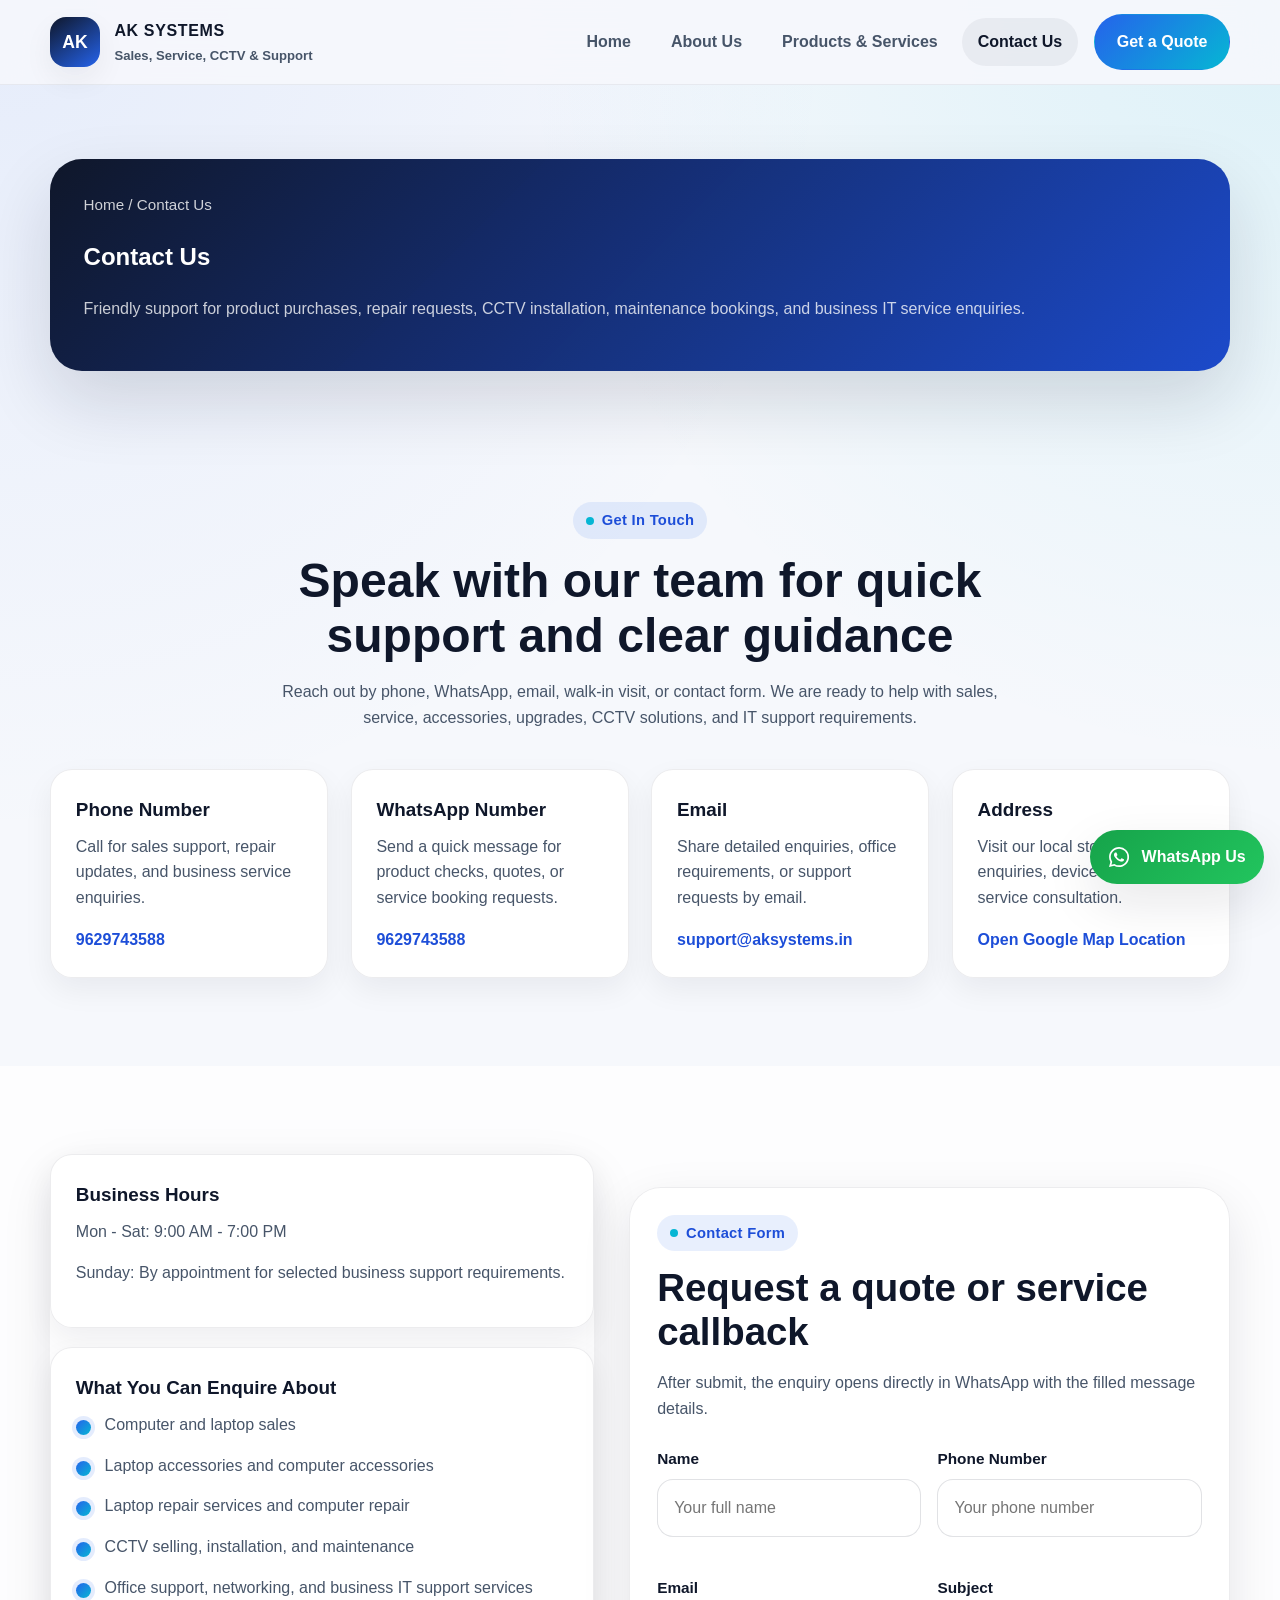
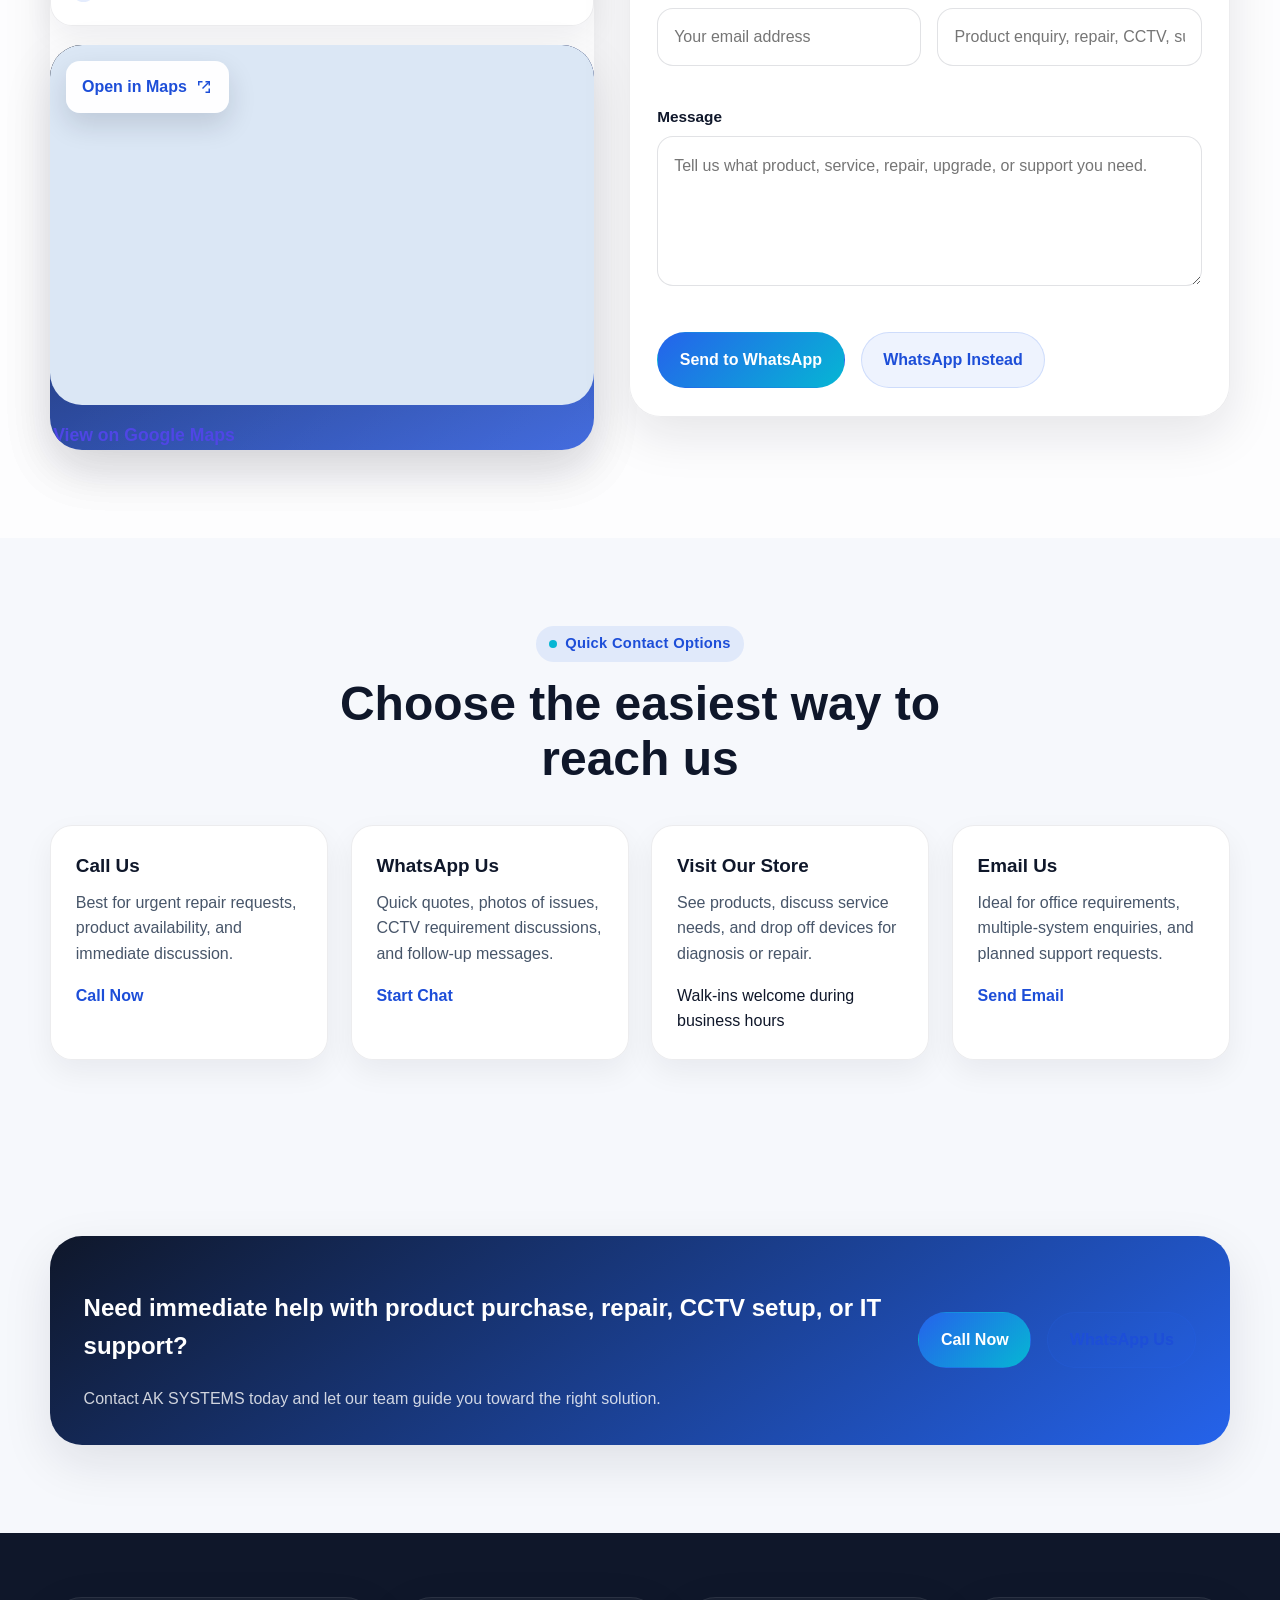
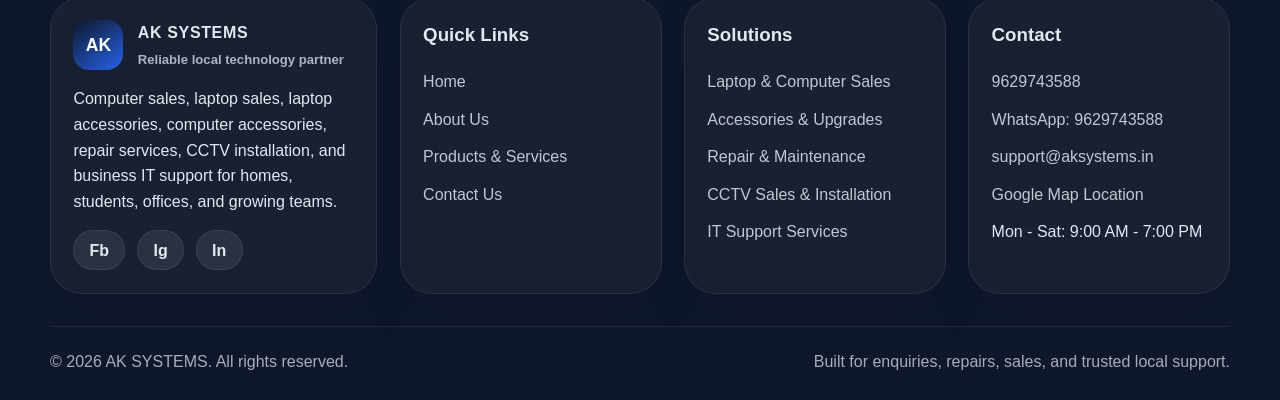
<file: contact.html>
<!doctype html>
<html lang="en">
  <head>
    <meta charset="utf-8" />
    <meta name="viewport" content="width=device-width, initial-scale=1" />
    <title>Contact AK SYSTEMS | Computer Sales, Repair, CCTV & IT Support Enquiries</title>
    <meta
      name="description"
      content="Contact AK SYSTEMS for computer sales, laptop sales, accessories, laptop repair services, computer repair, CCTV installation, and reliable IT support services."
    />
    <link rel="stylesheet" href="assets/css/styles.css" />
    <script defer src="assets/js/site.js"></script>
  </head>
  <body data-page="contact">
    <div data-site-header></div>

    <main>
      <section class="page-hero">
        <div class="container">
          <div class="page-hero-panel" data-reveal>
            <span class="breadcrumb">Home / Contact Us</span>
            <h1>Contact Us</h1>
            <p>
              Friendly support for product purchases, repair requests, CCTV installation, maintenance bookings, and
              business IT service enquiries.
            </p>
          </div>
        </div>
      </section>

      <section class="section">
        <div class="container">
          <div class="section-header centered" data-reveal>
            <span class="eyebrow">Get In Touch</span>
            <h2>Speak with our team for quick support and clear guidance</h2>
            <p>
              Reach out by phone, WhatsApp, email, walk-in visit, or contact form. We are ready to help with sales,
              service, accessories, upgrades, CCTV solutions, and IT support requirements.
            </p>
          </div>

          <div class="quick-contact-grid">
            <article class="contact-card" data-reveal>
              <h3>Phone Number</h3>
              <p>Call for sales support, repair updates, and business service enquiries.</p>
              <a href="tel:+919629743588">9629743588</a>
            </article>
            <article class="contact-card" data-reveal>
              <h3>WhatsApp Number</h3>
              <p>Send a quick message for product checks, quotes, or service booking requests.</p>
              <a href="#" data-wa-message="Hello AK SYSTEMS, I would like to enquire about your products or services.">9629743588</a>
            </article>
            <article class="contact-card" data-reveal>
              <h3>Email</h3>
              <p>Share detailed enquiries, office requirements, or support requests by email.</p>
              <a href="mailto:support@aksystems.in">support@aksystems.in</a>
            </article>
            <article class="contact-card" data-reveal>
              <h3>Address</h3>
              <p>Visit our local store for product enquiries, device drop-off, and service consultation.</p>
              <a href="https://share.google/NCQXp6SwvxjKvcsjA" target="_blank" rel="noopener noreferrer">Open Google Map Location</a>
            </article>
          </div>
        </div>
      </section>

      <section class="section section-muted">
        <div class="container contact-grid">
          <div class="contact-stack" data-reveal>
            <article class="contact-card">
              <h3>Business Hours</h3>
              <p>Mon - Sat: 9:00 AM - 7:00 PM</p>
              <p>Sunday: By appointment for selected business support requirements.</p>
            </article>
            <article class="contact-card">
              <h3>What You Can Enquire About</h3>
              <ul class="contact-list">
                <li>Computer and laptop sales</li>
                <li>Laptop accessories and computer accessories</li>
                <li>Laptop repair services and computer repair</li>
                <li>CCTV selling, installation, and maintenance</li>
                <li>Office support, networking, and business IT support services</li>
              </ul>
            </article>
            <article class="map-placeholder" aria-label="AK SYSTEMS Google map location">
              <div class="map-embed-shell">
                <div class="map-embed-toolbar">
                  <a class="map-open-link" href="https://share.google/NCQXp6SwvxjKvcsjA" target="_blank" rel="noopener noreferrer">
                    Open in Maps
                    <svg viewBox="0 0 24 24" fill="none" stroke="currentColor" stroke-width="2">
                      <path d="M14 5h5v5"></path>
                      <path d="M10 14 19 5"></path>
                      <path d="M19 14v5h-5"></path>
                      <path d="M5 10V5h5"></path>
                    </svg>
                  </a>
                </div>
                <iframe
                  class="map-embed-frame"
                  title="AK SYSTEMS map location"
                  src="https://www.google.com/maps?q=AJ%20Academy&z=15&output=embed"
                  loading="lazy"
                  referrerpolicy="no-referrer-when-downgrade"
                ></iframe>
              </div>
              <a class="map-view-link" href="https://share.google/NCQXp6SwvxjKvcsjA" target="_blank" rel="noopener noreferrer">
                View on Google Maps
              </a>
            </article>
          </div>

          <div class="form-card" data-reveal>
            <div class="section-header" style="margin-bottom: 1.6rem">
              <span class="eyebrow">Contact Form</span>
              <h2 style="font-size: clamp(1.8rem, 3vw, 2.4rem)">Request a quote or service callback</h2>
              <p>After submit, the enquiry opens directly in WhatsApp with the filled message details.</p>
            </div>

            <form data-contact-form novalidate>
              <div class="form-grid">
                <div class="field">
                  <label for="name">Name</label>
                  <input id="name" name="name" type="text" placeholder="Your full name" />
                  <span class="error-text" aria-live="polite"></span>
                </div>

                <div class="field">
                  <label for="phone">Phone Number</label>
                  <input id="phone" name="phone" type="tel" placeholder="Your phone number" />
                  <span class="error-text" aria-live="polite"></span>
                </div>

                <div class="field">
                  <label for="email">Email</label>
                  <input id="email" name="email" type="email" placeholder="Your email address" />
                  <span class="error-text" aria-live="polite"></span>
                </div>

                <div class="field">
                  <label for="subject">Subject</label>
                  <input id="subject" name="subject" type="text" placeholder="Product enquiry, repair, CCTV, support..." />
                  <span class="error-text" aria-live="polite"></span>
                </div>

                <div class="field full">
                  <label for="message">Message</label>
                  <textarea
                    id="message"
                    name="message"
                    placeholder="Tell us what product, service, repair, upgrade, or support you need."
                  ></textarea>
                  <span class="error-text" aria-live="polite"></span>
                </div>
              </div>

              <div class="hero-actions" style="margin: 1.4rem 0 0">
                <button class="btn btn-primary" type="submit">Send to WhatsApp</button>
                <a class="btn btn-secondary" href="#" data-wa-message="Hello AK SYSTEMS, I would like to enquire through WhatsApp.">WhatsApp Instead</a>
              </div>
              <div class="form-message" data-form-message aria-live="polite"></div>
            </form>
          </div>
        </div>
      </section>

      <section class="section">
        <div class="container">
          <div class="section-header centered" data-reveal>
            <span class="eyebrow">Quick Contact Options</span>
            <h2>Choose the easiest way to reach us</h2>
          </div>

          <div class="quick-contact-grid">
            <article class="contact-card" data-reveal>
              <h3>Call Us</h3>
              <p>Best for urgent repair requests, product availability, and immediate discussion.</p>
              <a href="tel:+919629743588">Call Now</a>
            </article>
            <article class="contact-card" data-reveal>
              <h3>WhatsApp Us</h3>
              <p>Quick quotes, photos of issues, CCTV requirement discussions, and follow-up messages.</p>
              <a href="#" data-wa-message="Hello AK SYSTEMS, I would like to start a WhatsApp enquiry.">Start Chat</a>
            </article>
            <article class="contact-card" data-reveal>
              <h3>Visit Our Store</h3>
              <p>See products, discuss service needs, and drop off devices for diagnosis or repair.</p>
              <span>Walk-ins welcome during business hours</span>
            </article>
            <article class="contact-card" data-reveal>
              <h3>Email Us</h3>
              <p>Ideal for office requirements, multiple-system enquiries, and planned support requests.</p>
              <a href="mailto:support@aksystems.in">Send Email</a>
            </article>
          </div>
        </div>
      </section>

      <section class="section">
        <div class="container">
          <div class="cta-banner" data-reveal>
            <div class="cta-grid">
              <div>
                <h2>Need immediate help with product purchase, repair, CCTV setup, or IT support?</h2>
                <p>Contact AK SYSTEMS today and let our team guide you toward the right solution.</p>
              </div>
              <div class="hero-actions" style="margin: 0">
                <a class="btn btn-primary" href="tel:+919629743588">Call Now</a>
                <a class="btn btn-secondary" href="#" data-wa-message="Hello AK SYSTEMS, I need immediate help with product purchase, repair, CCTV setup, or IT support.">WhatsApp Us</a>
              </div>
            </div>
          </div>
        </div>
      </section>
    </main>

    <div data-site-footer></div>
    <div data-whatsapp-button></div>
  </body>
</html>
</file>
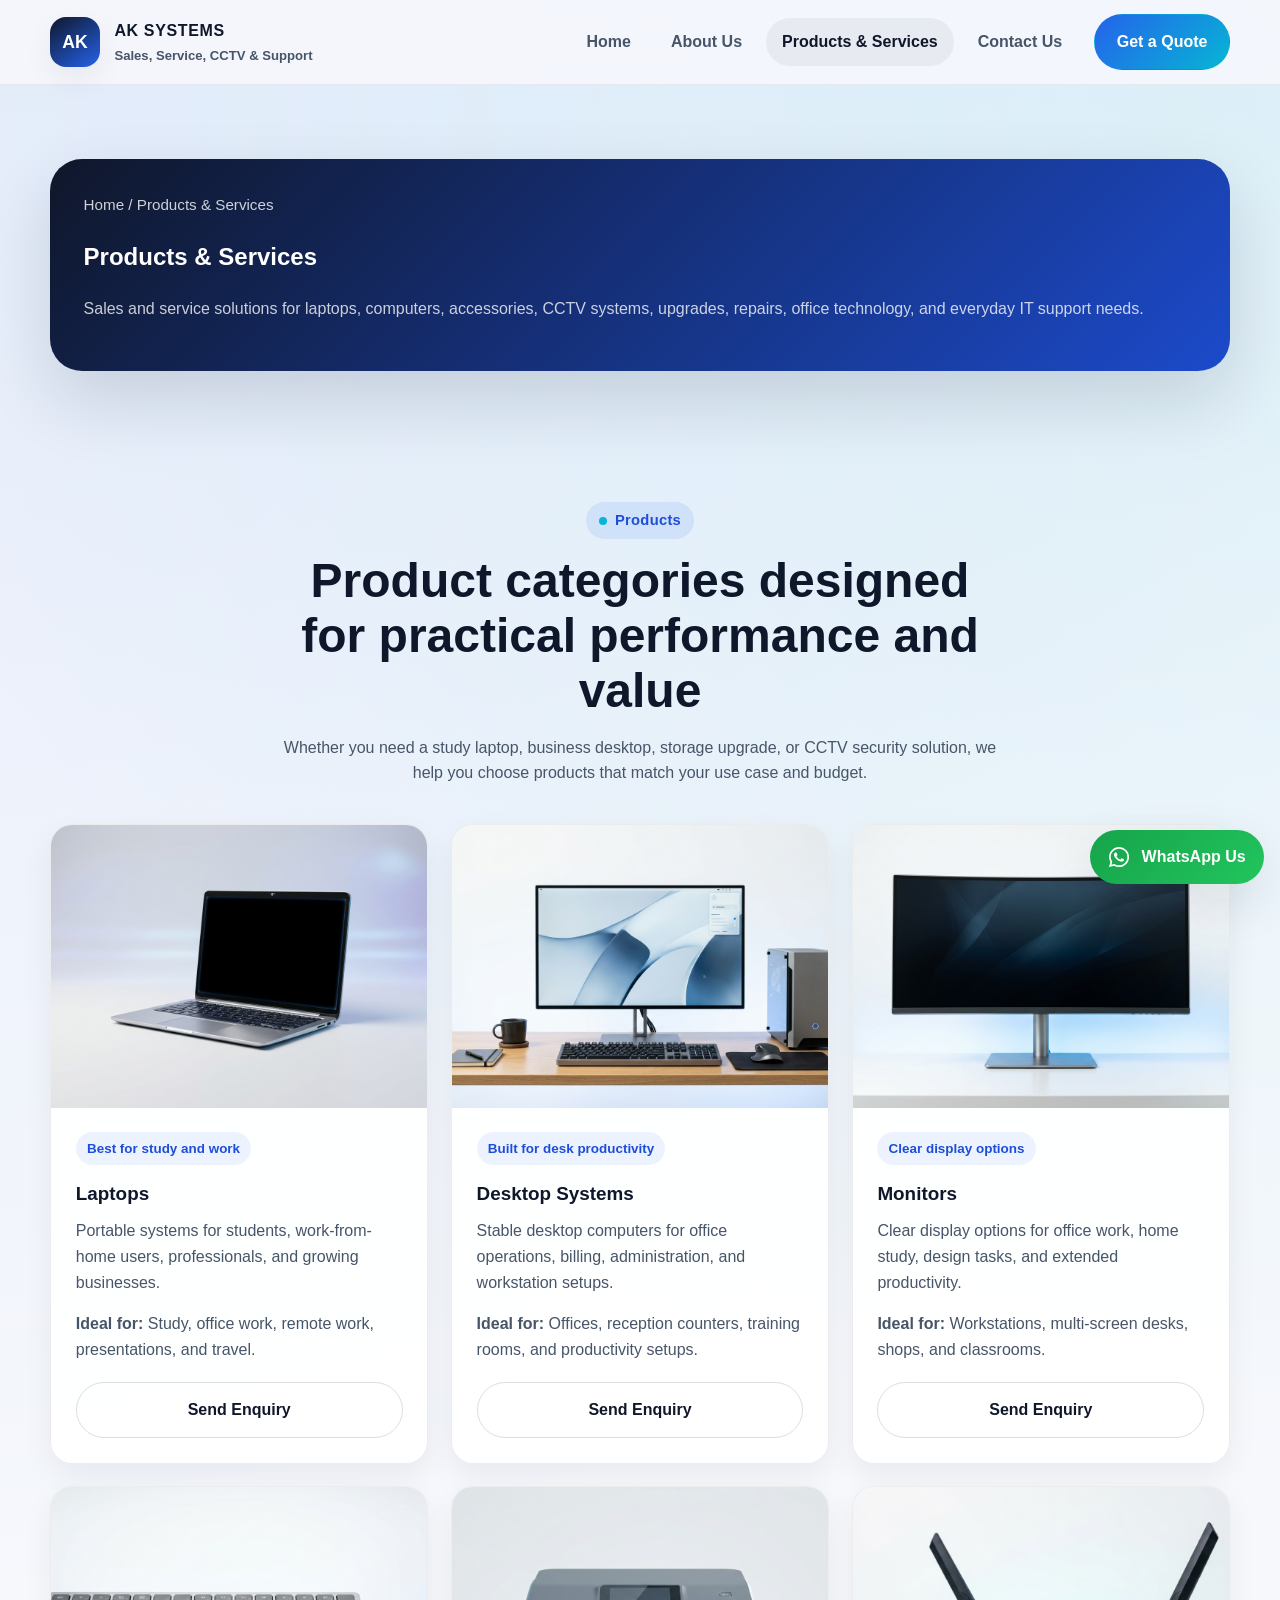
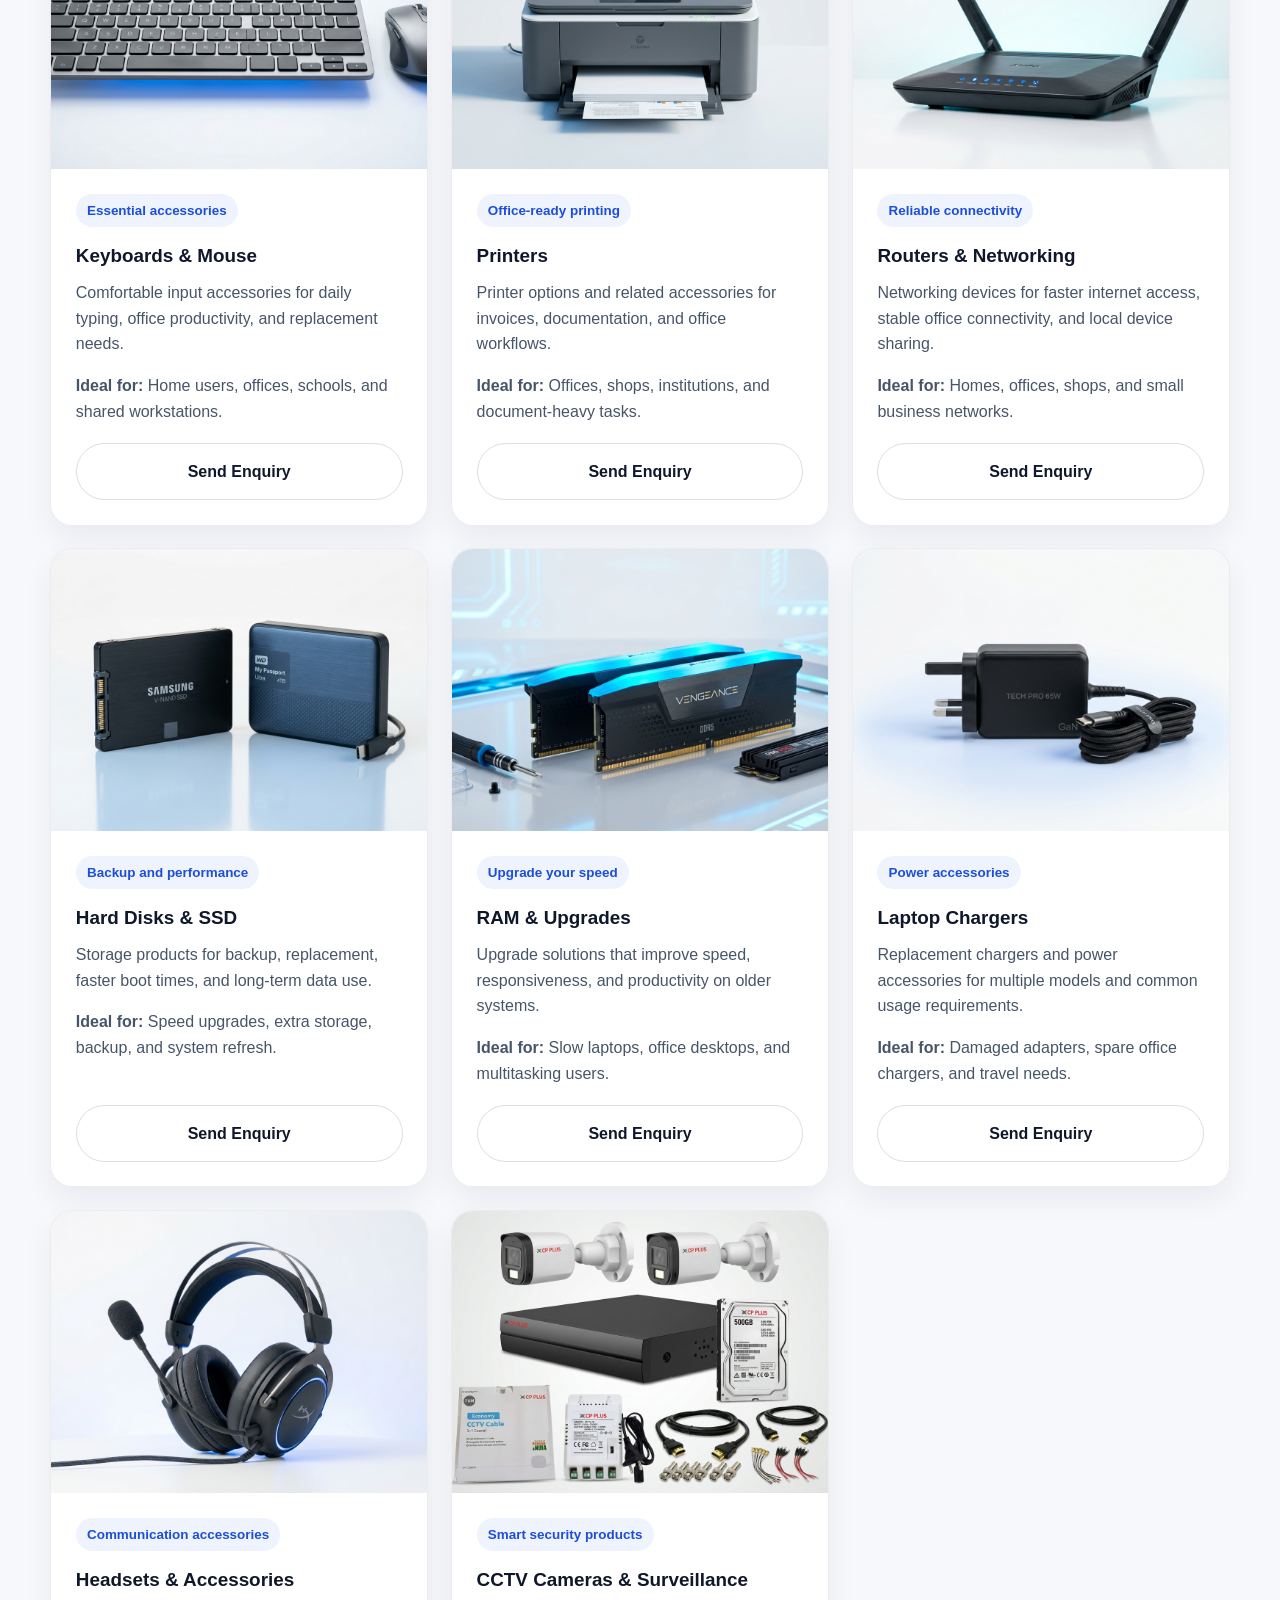
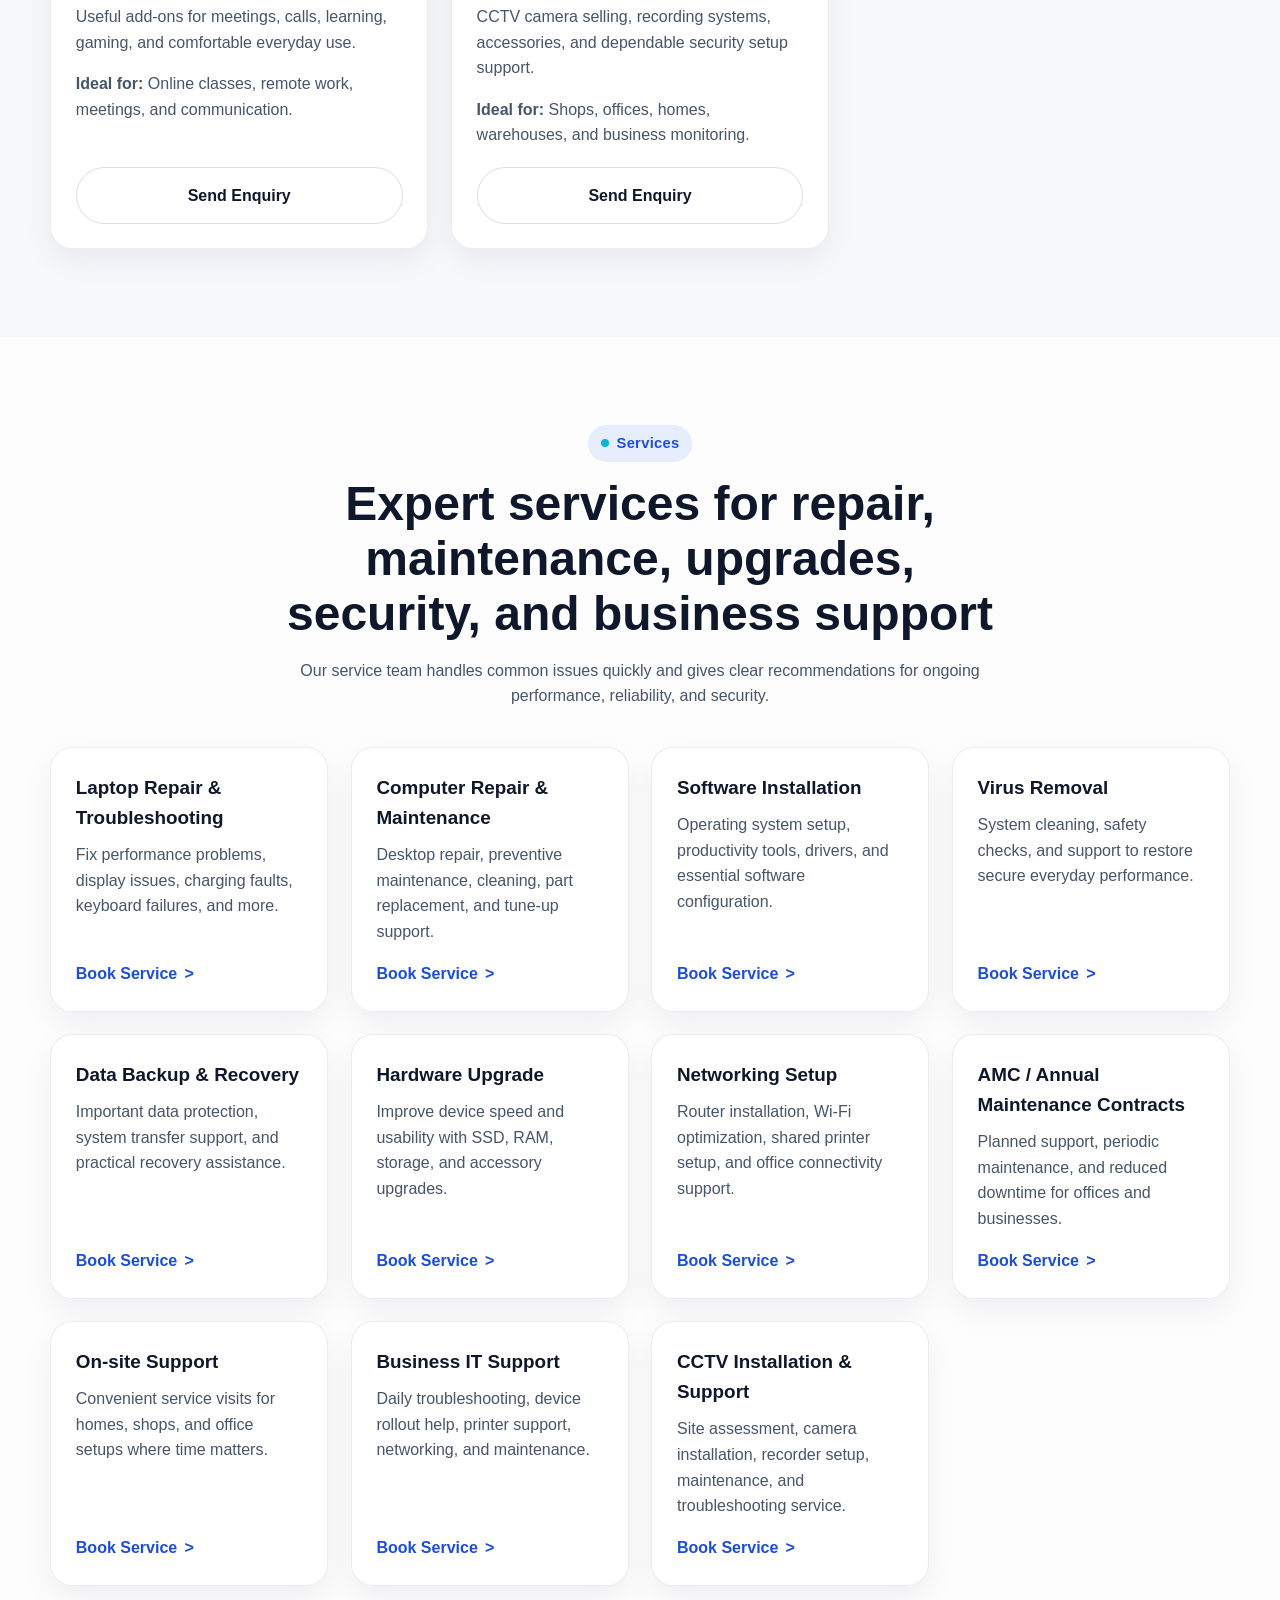
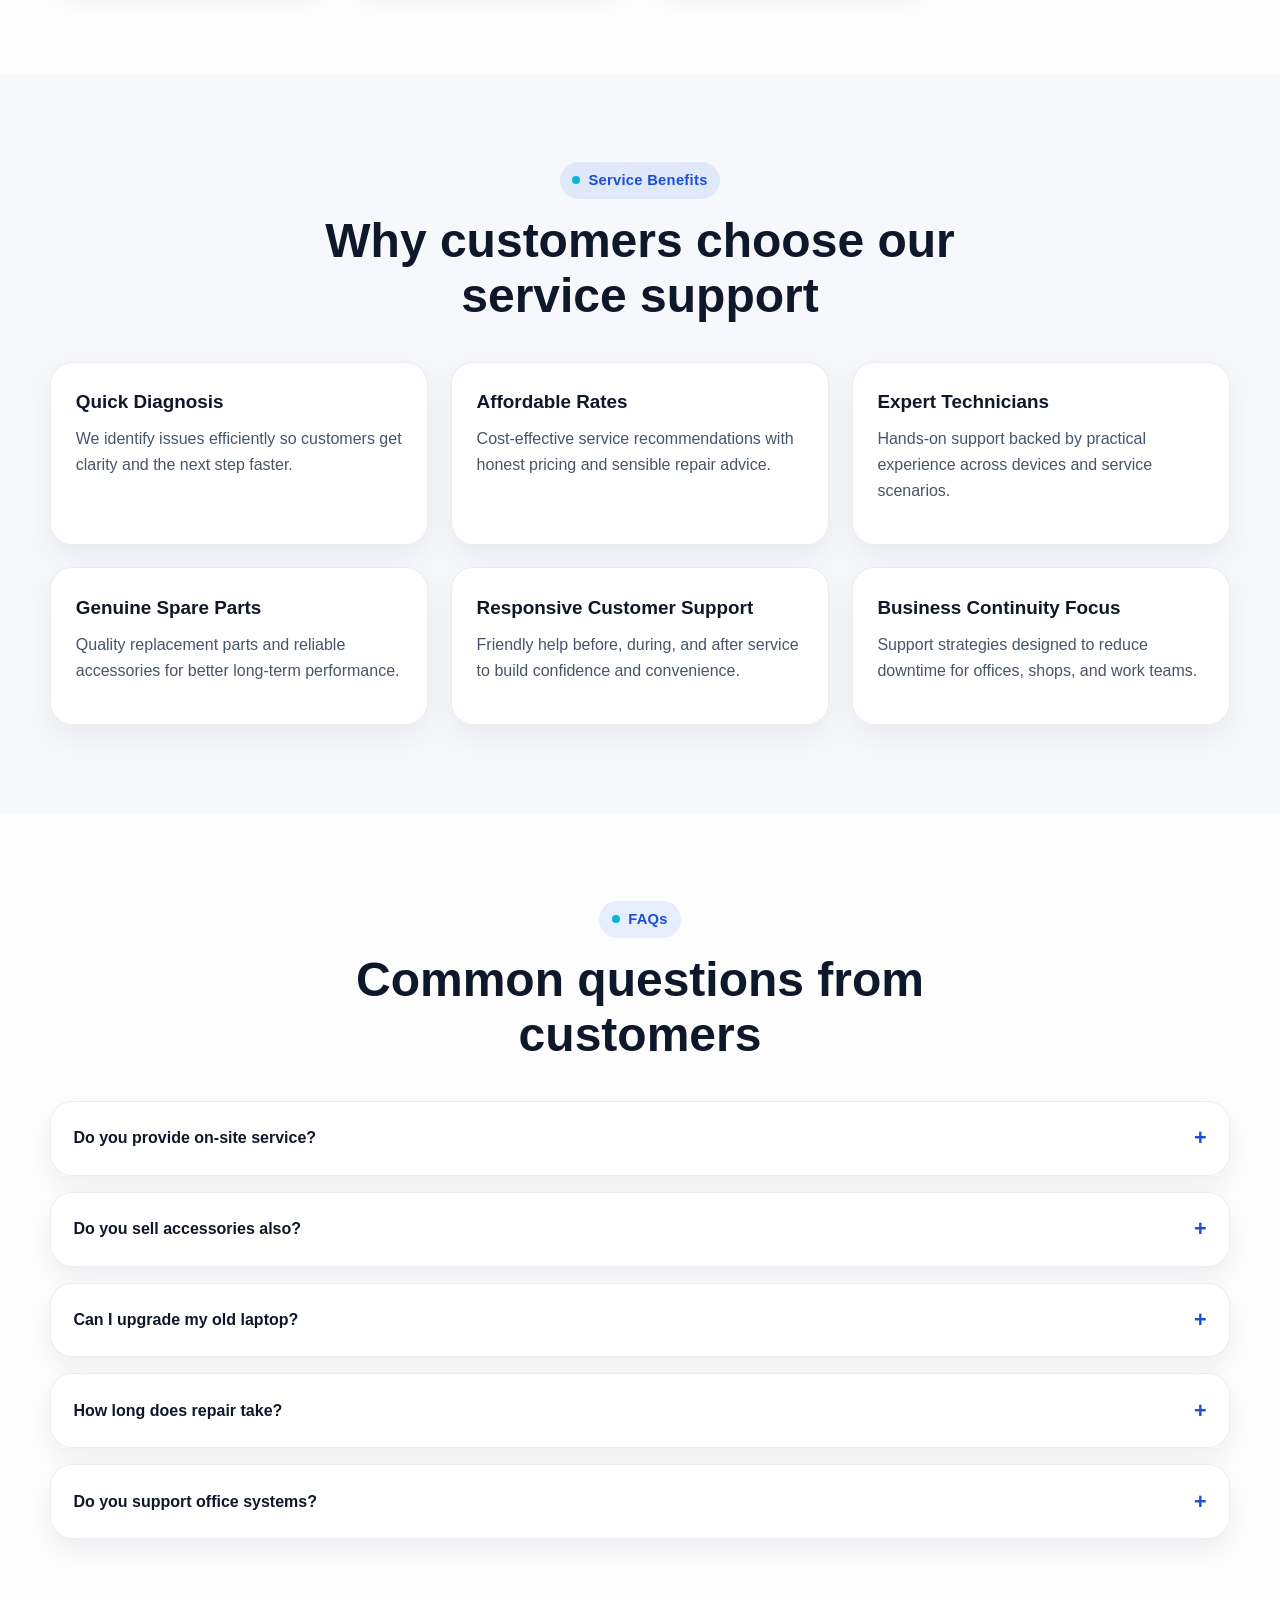
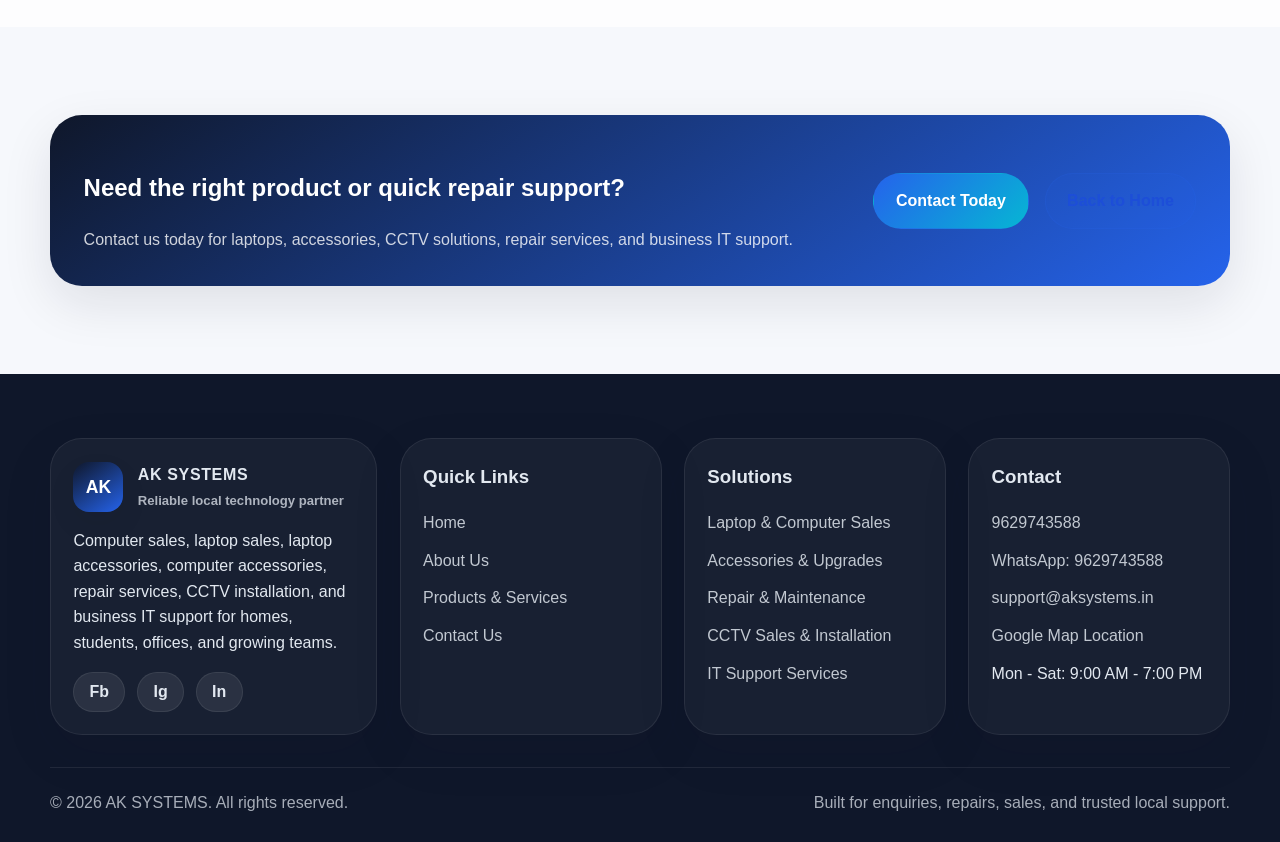
<file: products-services.html>
<!doctype html>
<html lang="en">
  <head>
    <meta charset="utf-8" />
    <meta name="viewport" content="width=device-width, initial-scale=1" />
    <title>Products & Services | Laptops, Computers, CCTV, Repairs & IT Support</title>
    <meta
      name="description"
      content="Explore AK SYSTEMS products and services including laptops, desktop systems, accessories, CCTV cameras, laptop repair services, computer repair, upgrades, networking, and IT support services."
    />
    <link rel="stylesheet" href="assets/css/styles.css" />
    <script defer src="assets/js/site.js"></script>
  </head>
  <body data-page="products">
    <div data-site-header></div>

    <main>
      <section class="page-hero">
        <div class="container">
          <div class="page-hero-panel" data-reveal>
            <span class="breadcrumb">Home / Products & Services</span>
            <h1>Products & Services</h1>
            <p>
              Sales and service solutions for laptops, computers, accessories, CCTV systems, upgrades, repairs,
              office technology, and everyday IT support needs.
            </p>
          </div>
        </div>
      </section>

      <section class="section">
        <div class="container">
          <div class="section-header centered" data-reveal>
            <span class="eyebrow">Products</span>
            <h2>Product categories designed for practical performance and value</h2>
            <p>
              Whether you need a study laptop, business desktop, storage upgrade, or CCTV security solution, we help
              you choose products that match your use case and budget.
            </p>
          </div>

          <div class="products-grid">
            <article class="card" data-reveal>
              <div class="product-media">
                <img src="assets/images/laptops-premium.png" alt="Premium business laptop product image" />
              </div>
              <div class="card-body product-body">
                <span class="product-meta">Best for study and work</span>
                <h3>Laptops</h3>
                <p>Portable systems for students, work-from-home users, professionals, and growing businesses.</p>
                <p><strong>Ideal for:</strong> Study, office work, remote work, presentations, and travel.</p>
                <a class="btn btn-outline" href="#" data-wa-message="Hello AK SYSTEMS, I want to enquire about laptops.">Send Enquiry</a>
              </div>
            </article>
            <article class="card" data-reveal>
              <div class="product-media">
                <img src="assets/images/desktop-premium.png" alt="Premium desktop system with monitor and accessories" />
              </div>
              <div class="card-body product-body">
                <span class="product-meta">Built for desk productivity</span>
                <h3>Desktop Systems</h3>
                <p>Stable desktop computers for office operations, billing, administration, and workstation setups.</p>
                <p><strong>Ideal for:</strong> Offices, reception counters, training rooms, and productivity setups.</p>
                <a class="btn btn-outline" href="#" data-wa-message="Hello AK SYSTEMS, I want to enquire about desktop systems.">Send Enquiry</a>
              </div>
            </article>
            <article class="card" data-reveal>
              <div class="product-media">
                <img src="assets/images/monitors-premium.png" alt="Premium widescreen monitor product image" />
              </div>
              <div class="card-body product-body">
                <span class="product-meta">Clear display options</span>
                <h3>Monitors</h3>
                <p>Clear display options for office work, home study, design tasks, and extended productivity.</p>
                <p><strong>Ideal for:</strong> Workstations, multi-screen desks, shops, and classrooms.</p>
                <a class="btn btn-outline" href="#" data-wa-message="Hello AK SYSTEMS, I want to enquire about monitors.">Send Enquiry</a>
              </div>
            </article>
            <article class="card" data-reveal>
              <div class="product-media">
                <img src="assets/images/keyboard-mouse-premium.png" alt="Premium keyboard and mouse set product image" />
              </div>
              <div class="card-body product-body">
                <span class="product-meta">Essential accessories</span>
                <h3>Keyboards & Mouse</h3>
                <p>Comfortable input accessories for daily typing, office productivity, and replacement needs.</p>
                <p><strong>Ideal for:</strong> Home users, offices, schools, and shared workstations.</p>
                <a class="btn btn-outline" href="#" data-wa-message="Hello AK SYSTEMS, I want to enquire about keyboards and mouse.">Send Enquiry</a>
              </div>
            </article>
            <article class="card" data-reveal>
              <div class="product-media">
                <img src="assets/images/printers-premium.png" alt="Premium office printer product image" />
              </div>
              <div class="card-body product-body">
                <span class="product-meta">Office-ready printing</span>
                <h3>Printers</h3>
                <p>Printer options and related accessories for invoices, documentation, and office workflows.</p>
                <p><strong>Ideal for:</strong> Offices, shops, institutions, and document-heavy tasks.</p>
                <a class="btn btn-outline" href="#" data-wa-message="Hello AK SYSTEMS, I want to enquire about printers.">Send Enquiry</a>
              </div>
            </article>
            <article class="card" data-reveal>
              <div class="product-media">
                <img src="assets/images/networking-premium.png" alt="Premium router and networking product image" />
              </div>
              <div class="card-body product-body">
                <span class="product-meta">Reliable connectivity</span>
                <h3>Routers & Networking</h3>
                <p>Networking devices for faster internet access, stable office connectivity, and local device sharing.</p>
                <p><strong>Ideal for:</strong> Homes, offices, shops, and small business networks.</p>
                <a class="btn btn-outline" href="#" data-wa-message="Hello AK SYSTEMS, I want to enquire about routers and networking products.">Send Enquiry</a>
              </div>
            </article>
            <article class="card" data-reveal>
              <div class="product-media">
                <img src="assets/images/storage-premium.png" alt="Premium SSD and hard disk storage products" />
              </div>
              <div class="card-body product-body">
                <span class="product-meta">Backup and performance</span>
                <h3>Hard Disks & SSD</h3>
                <p>Storage products for backup, replacement, faster boot times, and long-term data use.</p>
                <p><strong>Ideal for:</strong> Speed upgrades, extra storage, backup, and system refresh.</p>
                <a class="btn btn-outline" href="#" data-wa-message="Hello AK SYSTEMS, I want to enquire about hard disks or SSD.">Send Enquiry</a>
              </div>
            </article>
            <article class="card" data-reveal>
              <div class="product-media">
                <img src="assets/images/ram-upgrades-premium.png" alt="Premium RAM and upgrade components image" />
              </div>
              <div class="card-body product-body">
                <span class="product-meta">Upgrade your speed</span>
                <h3>RAM & Upgrades</h3>
                <p>Upgrade solutions that improve speed, responsiveness, and productivity on older systems.</p>
                <p><strong>Ideal for:</strong> Slow laptops, office desktops, and multitasking users.</p>
                <a class="btn btn-outline" href="#" data-wa-message="Hello AK SYSTEMS, I want to enquire about RAM or upgrade options.">Send Enquiry</a>
              </div>
            </article>
            <article class="card" data-reveal>
              <div class="product-media">
                <img src="assets/images/chargers-premium.png" alt="Premium laptop charger and adapter image" />
              </div>
              <div class="card-body product-body">
                <span class="product-meta">Power accessories</span>
                <h3>Laptop Chargers</h3>
                <p>Replacement chargers and power accessories for multiple models and common usage requirements.</p>
                <p><strong>Ideal for:</strong> Damaged adapters, spare office chargers, and travel needs.</p>
                <a class="btn btn-outline" href="#" data-wa-message="Hello AK SYSTEMS, I want to enquire about laptop chargers.">Send Enquiry</a>
              </div>
            </article>
            <article class="card" data-reveal>
              <div class="product-media">
                <img src="assets/images/headsets-premium.png" alt="Premium headset and accessories product image" />
              </div>
              <div class="card-body product-body">
                <span class="product-meta">Communication accessories</span>
                <h3>Headsets & Accessories</h3>
                <p>Useful add-ons for meetings, calls, learning, gaming, and comfortable everyday use.</p>
                <p><strong>Ideal for:</strong> Online classes, remote work, meetings, and communication.</p>
                <a class="btn btn-outline" href="#" data-wa-message="Hello AK SYSTEMS, I want to enquire about headsets or accessories.">Send Enquiry</a>
              </div>
            </article>
            <article class="card" data-reveal>
              <div class="product-media">
                <img src="assets/images/cctv-premium.png" alt="Premium CCTV camera product image" />
              </div>
              <div class="card-body product-body">
                <span class="product-meta">Smart security products</span>
                <h3>CCTV Cameras & Surveillance</h3>
                <p>CCTV camera selling, recording systems, accessories, and dependable security setup support.</p>
                <p><strong>Ideal for:</strong> Shops, offices, homes, warehouses, and business monitoring.</p>
                <a class="btn btn-outline" href="#" data-wa-message="Hello AK SYSTEMS, I want to enquire about CCTV cameras and surveillance products.">Send Enquiry</a>
              </div>
            </article>
          </div>
        </div>
      </section>

      <section class="section section-muted">
        <div class="container">
          <div class="section-header centered" data-reveal>
            <span class="eyebrow">Services</span>
            <h2>Expert services for repair, maintenance, upgrades, security, and business support</h2>
            <p>
              Our service team handles common issues quickly and gives clear recommendations for ongoing performance,
              reliability, and security.
            </p>
          </div>

          <div class="services-grid">
            <article class="card" data-reveal><div class="card-body"><h3>Laptop Repair & Troubleshooting</h3><p>Fix performance problems, display issues, charging faults, keyboard failures, and more.</p><a class="link-arrow" href="#" data-wa-message="Hello AK SYSTEMS, I want to book laptop repair or troubleshooting service.">Book Service</a></div></article>
            <article class="card" data-reveal><div class="card-body"><h3>Computer Repair & Maintenance</h3><p>Desktop repair, preventive maintenance, cleaning, part replacement, and tune-up support.</p><a class="link-arrow" href="#" data-wa-message="Hello AK SYSTEMS, I want to book computer repair or maintenance service.">Book Service</a></div></article>
            <article class="card" data-reveal><div class="card-body"><h3>Software Installation</h3><p>Operating system setup, productivity tools, drivers, and essential software configuration.</p><a class="link-arrow" href="#" data-wa-message="Hello AK SYSTEMS, I want to book software installation service.">Book Service</a></div></article>
            <article class="card" data-reveal><div class="card-body"><h3>Virus Removal</h3><p>System cleaning, safety checks, and support to restore secure everyday performance.</p><a class="link-arrow" href="#" data-wa-message="Hello AK SYSTEMS, I want to book virus removal service.">Book Service</a></div></article>
            <article class="card" data-reveal><div class="card-body"><h3>Data Backup & Recovery</h3><p>Important data protection, system transfer support, and practical recovery assistance.</p><a class="link-arrow" href="#" data-wa-message="Hello AK SYSTEMS, I want to book data backup or recovery service.">Book Service</a></div></article>
            <article class="card" data-reveal><div class="card-body"><h3>Hardware Upgrade</h3><p>Improve device speed and usability with SSD, RAM, storage, and accessory upgrades.</p><a class="link-arrow" href="#" data-wa-message="Hello AK SYSTEMS, I want to book a hardware upgrade service.">Book Service</a></div></article>
            <article class="card" data-reveal><div class="card-body"><h3>Networking Setup</h3><p>Router installation, Wi-Fi optimization, shared printer setup, and office connectivity support.</p><a class="link-arrow" href="#" data-wa-message="Hello AK SYSTEMS, I want to book networking setup service.">Book Service</a></div></article>
            <article class="card" data-reveal><div class="card-body"><h3>AMC / Annual Maintenance Contracts</h3><p>Planned support, periodic maintenance, and reduced downtime for offices and businesses.</p><a class="link-arrow" href="#" data-wa-message="Hello AK SYSTEMS, I want to enquire about AMC or annual maintenance contracts.">Book Service</a></div></article>
            <article class="card" data-reveal><div class="card-body"><h3>On-site Support</h3><p>Convenient service visits for homes, shops, and office setups where time matters.</p><a class="link-arrow" href="#" data-wa-message="Hello AK SYSTEMS, I want to book on-site support service.">Book Service</a></div></article>
            <article class="card" data-reveal><div class="card-body"><h3>Business IT Support</h3><p>Daily troubleshooting, device rollout help, printer support, networking, and maintenance.</p><a class="link-arrow" href="#" data-wa-message="Hello AK SYSTEMS, I want to enquire about business IT support services.">Book Service</a></div></article>
            <article class="card" data-reveal><div class="card-body"><h3>CCTV Installation & Support</h3><p>Site assessment, camera installation, recorder setup, maintenance, and troubleshooting service.</p><a class="link-arrow" href="#" data-wa-message="Hello AK SYSTEMS, I want to book CCTV installation or support service.">Book Service</a></div></article>
          </div>
        </div>
      </section>

      <section class="section">
        <div class="container">
          <div class="section-header centered" data-reveal>
            <span class="eyebrow">Service Benefits</span>
            <h2>Why customers choose our service support</h2>
          </div>

          <div class="card-grid three">
            <article class="benefit-card" data-reveal>
              <h3>Quick Diagnosis</h3>
              <p>We identify issues efficiently so customers get clarity and the next step faster.</p>
            </article>
            <article class="benefit-card" data-reveal>
              <h3>Affordable Rates</h3>
              <p>Cost-effective service recommendations with honest pricing and sensible repair advice.</p>
            </article>
            <article class="benefit-card" data-reveal>
              <h3>Expert Technicians</h3>
              <p>Hands-on support backed by practical experience across devices and service scenarios.</p>
            </article>
            <article class="benefit-card" data-reveal>
              <h3>Genuine Spare Parts</h3>
              <p>Quality replacement parts and reliable accessories for better long-term performance.</p>
            </article>
            <article class="benefit-card" data-reveal>
              <h3>Responsive Customer Support</h3>
              <p>Friendly help before, during, and after service to build confidence and convenience.</p>
            </article>
            <article class="benefit-card" data-reveal>
              <h3>Business Continuity Focus</h3>
              <p>Support strategies designed to reduce downtime for offices, shops, and work teams.</p>
            </article>
          </div>
        </div>
      </section>

      <section class="section section-muted">
        <div class="container">
          <div class="section-header centered" data-reveal>
            <span class="eyebrow">FAQs</span>
            <h2>Common questions from customers</h2>
          </div>

          <div class="faq-list">
            <details class="faq-item" data-reveal>
              <summary>Do you provide on-site service?</summary>
              <div class="faq-answer">
                Yes. We provide on-site support for many service requirements, especially for offices, shops, business
                systems, networking needs, and selected local service calls.
              </div>
            </details>
            <details class="faq-item" data-reveal>
              <summary>Do you sell accessories also?</summary>
              <div class="faq-answer">
                Yes. We offer laptop accessories, computer accessories, chargers, storage devices, networking items,
                printers, peripherals, and daily-use productivity add-ons.
              </div>
            </details>
            <details class="faq-item" data-reveal>
              <summary>Can I upgrade my old laptop?</summary>
              <div class="faq-answer">
                In many cases, yes. RAM, SSD, battery, charger, and performance-related upgrades can significantly
                improve older laptops depending on model compatibility.
              </div>
            </details>
            <details class="faq-item" data-reveal>
              <summary>How long does repair take?</summary>
              <div class="faq-answer">
                Repair timing depends on the issue and parts availability. Common software and support tasks may be
                faster, while advanced hardware jobs can take longer after diagnosis.
              </div>
            </details>
            <details class="faq-item" data-reveal>
              <summary>Do you support office systems?</summary>
              <div class="faq-answer">
                Yes. We support office desktops, laptops, printers, networks, CCTV systems, AMC plans, and ongoing
                business IT support requirements.
              </div>
            </details>
          </div>
        </div>
      </section>

      <section class="section">
        <div class="container">
          <div class="cta-banner" data-reveal>
            <div class="cta-grid">
              <div>
                <h2>Need the right product or quick repair support?</h2>
                <p>Contact us today for laptops, accessories, CCTV solutions, repair services, and business IT support.</p>
              </div>
              <div class="hero-actions" style="margin: 0">
                <a class="btn btn-primary" href="#" data-wa-message="Hello AK SYSTEMS, I need help with the right product or quick repair support.">Contact Today</a>
                <a class="btn btn-secondary" href="index.html">Back to Home</a>
              </div>
            </div>
          </div>
        </div>
      </section>
    </main>

    <div data-site-footer></div>
    <div data-whatsapp-button></div>
  </body>
</html>
</file>
<file: assets/css/styles.css>
:root {
  --bg: #f6f8fc;
  --surface: #ffffff;
  --surface-muted: #eef3fb;
  --surface-dark: #0f172a;
  --surface-dark-soft: #16213f;
  --text: #0f172a;
  --text-soft: #475569;
  --text-inverse: #e2e8f0;
  --primary: #2563eb;
  --primary-dark: #1d4ed8;
  --accent: #06b6d4;
  --accent-soft: rgba(6, 182, 212, 0.12);
  --success: #16a34a;
  --warning: #f59e0b;
  --danger: #dc2626;
  --border: rgba(15, 23, 42, 0.08);
  --shadow-sm: 0 12px 30px rgba(15, 23, 42, 0.06);
  --shadow-md: 0 18px 50px rgba(15, 23, 42, 0.1);
  --shadow-lg: 0 30px 70px rgba(15, 23, 42, 0.14);
  --radius-sm: 14px;
  --radius-md: 22px;
  --radius-lg: 32px;
  --container: 1180px;
  --nav-height: 84px;
  --transition: 220ms ease;
}

*,
*::before,
*::after {
  box-sizing: border-box;
}

html {
  scroll-behavior: smooth;
}

body {
  margin: 0;
  font-family: Inter, "Segoe UI", Roboto, Arial, sans-serif;
  color: var(--text);
  background:
    radial-gradient(circle at top left, rgba(37, 99, 235, 0.08), transparent 22%),
    radial-gradient(circle at top right, rgba(6, 182, 212, 0.1), transparent 20%),
    var(--bg);
  line-height: 1.6;
}

img {
  max-width: 100%;
  display: block;
}

a {
  color: inherit;
  text-decoration: none;
}

button,
input,
textarea {
  font: inherit;
}

button {
  cursor: pointer;
}

main {
  overflow: hidden;
}

.container {
  width: min(100% - 2rem, var(--container));
  margin: 0 auto;
}

.section {
  padding: 5.5rem 0;
}

.section-sm {
  padding: 3rem 0;
}

.section-dark {
  background:
    linear-gradient(135deg, rgba(37, 99, 235, 0.92), rgba(15, 23, 42, 0.95)),
    var(--surface-dark);
  color: var(--text-inverse);
}

.section-muted {
  background: rgba(255, 255, 255, 0.78);
}

.eyebrow {
  display: inline-flex;
  align-items: center;
  gap: 0.5rem;
  padding: 0.4rem 0.8rem;
  border-radius: 999px;
  background: rgba(37, 99, 235, 0.1);
  color: var(--primary-dark);
  font-size: 0.92rem;
  font-weight: 700;
  letter-spacing: 0.02em;
}

.eyebrow::before {
  content: "";
  width: 0.5rem;
  height: 0.5rem;
  border-radius: 50%;
  background: var(--accent);
}

.section-header {
  max-width: 720px;
  margin-bottom: 2.4rem;
}

.section-header.centered {
  margin-inline: auto;
  text-align: center;
}

.section-header h2,
.section-header h1 {
  margin: 0.9rem 0 0.8rem;
  font-size: clamp(2rem, 4vw, 3rem);
  line-height: 1.15;
}

.section-header p,
.lead,
.muted {
  color: var(--text-soft);
}

.lead {
  font-size: 1.08rem;
}

.btn,
.button-link {
  display: inline-flex;
  align-items: center;
  justify-content: center;
  gap: 0.65rem;
  min-height: 48px;
  padding: 0.9rem 1.35rem;
  border: 1px solid transparent;
  border-radius: 999px;
  font-weight: 700;
  transition:
    transform var(--transition),
    box-shadow var(--transition),
    background var(--transition),
    border-color var(--transition),
    color var(--transition);
}

.btn:hover,
.button-link:hover,
.btn:focus-visible,
.button-link:focus-visible {
  transform: translateY(-2px);
  box-shadow: var(--shadow-sm);
}

.btn-primary {
  background: linear-gradient(135deg, var(--primary), var(--accent));
  color: #fff;
}

.btn-primary:hover,
.btn-primary:focus-visible {
  background: linear-gradient(135deg, var(--primary-dark), #0891b2);
}

.btn-secondary {
  background: rgba(37, 99, 235, 0.08);
  color: var(--primary-dark);
  border-color: rgba(37, 99, 235, 0.16);
}

.btn-secondary:hover,
.btn-secondary:focus-visible {
  background: rgba(37, 99, 235, 0.14);
}

.btn-outline {
  background: transparent;
  color: var(--text);
  border-color: rgba(15, 23, 42, 0.14);
}

.btn-outline:hover,
.btn-outline:focus-visible {
  background: rgba(15, 23, 42, 0.05);
}

.tag-list,
.stats-list,
.trust-list,
.contact-list,
.check-list {
  list-style: none;
  padding: 0;
  margin: 0;
}

.site-header {
  position: sticky;
  top: 0;
  z-index: 1000;
  background: rgba(246, 248, 252, 0.88);
  backdrop-filter: blur(18px);
  border-bottom: 1px solid rgba(15, 23, 42, 0.06);
}

.nav-shell {
  min-height: var(--nav-height);
  display: flex;
  align-items: center;
  justify-content: space-between;
  gap: 1.25rem;
}

.brand {
  display: inline-flex;
  align-items: center;
  gap: 0.9rem;
  font-weight: 800;
}

.brand-mark {
  width: 50px;
  height: 50px;
  border-radius: 16px;
  display: grid;
  place-items: center;
  color: #fff;
  font-size: 1.1rem;
  background: linear-gradient(145deg, var(--surface-dark), var(--primary));
  box-shadow: var(--shadow-sm);
}

.brand-copy {
  display: grid;
  gap: 0.1rem;
}

.brand-copy strong {
  font-size: 1rem;
  letter-spacing: 0.04em;
}

.brand-copy span {
  color: var(--text-soft);
  font-size: 0.82rem;
}

.nav-links {
  display: flex;
  align-items: center;
  gap: 0.5rem;
  margin-left: auto;
}

.nav-link {
  padding: 0.7rem 1rem;
  border-radius: 999px;
  color: var(--text-soft);
  font-weight: 600;
}

.nav-link.active,
.nav-link:hover,
.nav-link:focus-visible {
  color: var(--text);
  background: rgba(15, 23, 42, 0.05);
}

.nav-cta {
  margin-left: 0.5rem;
}

.menu-toggle {
  display: none;
  width: 46px;
  height: 46px;
  border: 1px solid rgba(15, 23, 42, 0.08);
  border-radius: 14px;
  background: var(--surface);
}

.menu-toggle span {
  display: block;
  width: 18px;
  height: 2px;
  margin: 4px auto;
  background: var(--text);
  border-radius: 999px;
}

.hero {
  padding: 5rem 0 4rem;
}

.hero-grid,
.split-layout,
.cta-grid,
.contact-grid {
  display: grid;
  gap: 2.2rem;
  align-items: center;
}

.hero-grid {
  grid-template-columns: 1.15fr 0.85fr;
}

.hero-copy h1 {
  font-size: clamp(2.5rem, 5vw, 4.4rem);
  line-height: 1.04;
  margin: 1rem 0 1.1rem;
}

.hero-copy p {
  font-size: 1.08rem;
  max-width: 640px;
}

.hero-actions {
  display: flex;
  flex-wrap: wrap;
  gap: 1rem;
  margin: 2rem 0 1.6rem;
}

.mini-stats {
  display: grid;
  grid-template-columns: repeat(3, minmax(0, 1fr));
  gap: 1rem;
}

.stat-card {
  padding: 1.1rem 1rem;
  border-radius: var(--radius-sm);
  background: rgba(255, 255, 255, 0.8);
  border: 1px solid var(--border);
  box-shadow: var(--shadow-sm);
}

.stat-card strong {
  display: block;
  font-size: 1.4rem;
  line-height: 1.1;
}

.hero-visual,
.visual-panel,
.map-placeholder {
  position: relative;
  isolation: isolate;
  border-radius: var(--radius-lg);
  overflow: hidden;
  background: linear-gradient(160deg, rgba(15, 23, 42, 0.96), rgba(29, 78, 216, 0.88));
  color: #fff;
  box-shadow: var(--shadow-lg);
}

.visual-panel {
  padding: 2rem;
  display: flex;
  flex-direction: column;
  justify-content: center;
  gap: 1.25rem;
  min-height: 100%;
}

.hero-visual {
  min-height: 540px;
  padding: 1.6rem;
}

.hero-visual::before,
.visual-panel::before,
.map-placeholder::before {
  content: "";
  position: absolute;
  inset: 0;
  background:
    radial-gradient(circle at 18% 18%, rgba(6, 182, 212, 0.32), transparent 20%),
    radial-gradient(circle at 82% 12%, rgba(255, 255, 255, 0.15), transparent 18%),
    linear-gradient(135deg, transparent 40%, rgba(255, 255, 255, 0.06));
  z-index: -1;
}

.hero-orbit {
  display: grid;
  gap: 1rem;
  height: 100%;
  align-content: space-between;
}

.hero-badge,
.visual-badge {
  display: inline-flex;
  align-items: center;
  gap: 0.55rem;
  width: fit-content;
  padding: 0.55rem 0.85rem;
  border-radius: 999px;
  background: rgba(255, 255, 255, 0.12);
  border: 1px solid rgba(255, 255, 255, 0.14);
  font-weight: 600;
}

.hero-card-stack {
  display: grid;
  gap: 1rem;
  margin-top: auto;
}

.visual-panel .hero-card-stack {
  margin-top: 0;
}

.overlay-card {
  padding: 1.2rem;
  border-radius: 24px;
  background: rgba(255, 255, 255, 0.1);
  border: 1px solid rgba(255, 255, 255, 0.1);
  backdrop-filter: blur(12px);
}

.overlay-card strong {
  display: block;
  margin-bottom: 0.3rem;
  font-size: 1.08rem;
}

.overlay-card p {
  margin: 0;
  color: rgba(255, 255, 255, 0.78);
}

.grid-2 {
  display: grid;
  gap: 1.5rem;
  grid-template-columns: repeat(2, minmax(0, 1fr));
}

.highlight-bar {
  padding: 1.2rem 0;
}

.highlight-grid,
.card-grid,
.feature-list,
.steps-grid,
.testimonial-grid,
.quick-contact-grid,
.footer-grid,
.products-grid,
.services-grid {
  display: grid;
  gap: 1.4rem;
}

.highlight-grid {
  grid-template-columns: repeat(4, minmax(0, 1fr));
}

.card-grid.three,
.testimonial-grid,
.products-grid {
  grid-template-columns: repeat(3, minmax(0, 1fr));
}

.quick-contact-grid,
.footer-grid {
  grid-template-columns: repeat(4, minmax(0, 1fr));
}

.card-grid.four,
.services-grid {
  grid-template-columns: repeat(4, minmax(0, 1fr));
}

.card,
.info-card,
.testimonial-card,
.faq-item,
.contact-card,
.step-card,
.benefit-card {
  display: flex;
  flex-direction: column;
  background: rgba(255, 255, 255, 0.92);
  border: 1px solid var(--border);
  border-radius: var(--radius-md);
  box-shadow: var(--shadow-sm);
  overflow: hidden;
  transition:
    transform var(--transition),
    box-shadow var(--transition),
    border-color var(--transition);
}

.card:hover,
.info-card:hover,
.testimonial-card:hover,
.contact-card:hover,
.step-card:hover,
.benefit-card:hover {
  transform: translateY(-5px);
  box-shadow: var(--shadow-md);
  border-color: rgba(37, 99, 235, 0.18);
}

.card-body,
.info-card,
.testimonial-card,
.contact-card,
.step-card,
.benefit-card {
  padding: 1.55rem;
}

.card-body {
  display: flex;
  flex: 1;
  flex-direction: column;
}

.icon-badge {
  width: 56px;
  height: 56px;
  border-radius: 18px;
  display: grid;
  place-items: center;
  color: var(--primary-dark);
  background: linear-gradient(135deg, rgba(37, 99, 235, 0.12), rgba(6, 182, 212, 0.12));
  margin-bottom: 1rem;
}

.icon-badge svg {
  width: 26px;
  height: 26px;
}

.card h3,
.info-card h3,
.testimonial-card h3,
.contact-card h3,
.step-card h3,
.benefit-card h3 {
  margin: 0 0 0.55rem;
  font-size: 1.18rem;
}

.card p,
.info-card p,
.testimonial-card p,
.contact-card p,
.step-card p,
.benefit-card p {
  margin: 0 0 1rem;
  color: var(--text-soft);
}

.link-arrow {
  display: inline-flex;
  align-items: center;
  gap: 0.45rem;
  color: var(--primary-dark);
  font-weight: 700;
  margin-top: auto;
}

.link-arrow::after {
  content: ">";
}

.product-media {
  position: relative;
  aspect-ratio: 4 / 3;
  overflow: hidden;
  background:
    radial-gradient(circle at top right, rgba(37, 99, 235, 0.12), transparent 24%),
    linear-gradient(180deg, #ffffff, #eef4ff);
}

.product-media img {
  width: 100%;
  height: 100%;
  object-fit: cover;
  transition: transform 320ms ease;
}

.card:hover .product-media img {
  transform: scale(1.04);
}

.product-body {
  display: flex;
  flex: 1;
  flex-direction: column;
}

.product-body p:last-of-type {
  margin-bottom: 1.2rem;
}

.product-body .btn {
  margin-top: auto;
}

.product-meta {
  display: inline-flex;
  align-items: center;
  width: fit-content;
  margin-bottom: 0.9rem;
  padding: 0.35rem 0.7rem;
  border-radius: 999px;
  background: rgba(37, 99, 235, 0.08);
  color: var(--primary-dark);
  font-size: 0.84rem;
  font-weight: 700;
}

.split-layout {
  grid-template-columns: repeat(2, minmax(0, 1fr));
}

.list-panel {
  display: grid;
  gap: 1rem;
}

.check-list li,
.contact-list li,
.trust-list li {
  position: relative;
  padding-left: 1.8rem;
  color: var(--text-soft);
}

.check-list li + li,
.contact-list li + li,
.trust-list li + li {
  margin-top: 0.95rem;
}

.check-list li::before,
.contact-list li::before,
.trust-list li::before {
  content: "";
  position: absolute;
  top: 0.5rem;
  left: 0;
  width: 0.95rem;
  height: 0.95rem;
  border-radius: 50%;
  background: linear-gradient(135deg, var(--primary), var(--accent));
  box-shadow: 0 0 0 4px rgba(37, 99, 235, 0.12);
}

.stats-strip {
  display: grid;
  grid-template-columns: repeat(2, minmax(0, 1fr));
  gap: 1rem;
  margin-top: 2rem;
}

.stats-strip .info-card {
  text-align: left;
  min-height: 100%;
}

.stats-strip strong {
  display: block;
  font-size: 1.5rem;
  line-height: 1.1;
}

.steps-grid {
  grid-template-columns: repeat(4, minmax(0, 1fr));
}

.step-number {
  display: inline-grid;
  place-items: center;
  width: 44px;
  height: 44px;
  margin-bottom: 1rem;
  border-radius: 50%;
  background: rgba(37, 99, 235, 0.1);
  color: var(--primary-dark);
  font-weight: 800;
}

.testimonial-card blockquote {
  margin: 0 0 1.2rem;
  color: var(--text);
  font-size: 1.02rem;
}

.testimonial-author {
  display: flex;
  align-items: center;
  gap: 0.9rem;
}

.author-avatar {
  width: 50px;
  height: 50px;
  border-radius: 50%;
  display: grid;
  place-items: center;
  background: linear-gradient(135deg, rgba(37, 99, 235, 0.16), rgba(6, 182, 212, 0.16));
  color: var(--primary-dark);
  font-weight: 800;
}

.page-hero {
  padding: 4.6rem 0 2.7rem;
}

.page-hero-panel {
  padding: 2.1rem;
  border-radius: var(--radius-lg);
  background:
    linear-gradient(135deg, rgba(15, 23, 42, 0.95), rgba(29, 78, 216, 0.92)),
    var(--surface-dark);
  color: #fff;
  box-shadow: var(--shadow-lg);
}

.page-hero-panel p,
.page-hero-panel .muted {
  color: rgba(255, 255, 255, 0.78);
}

.breadcrumb {
  display: inline-flex;
  gap: 0.45rem;
  align-items: center;
  font-size: 0.95rem;
  color: rgba(255, 255, 255, 0.8);
}

.faq-list {
  display: grid;
  gap: 1rem;
}

.faq-item {
  padding: 0;
  overflow: hidden;
}

.faq-item summary {
  list-style: none;
  cursor: pointer;
  padding: 1.2rem 1.4rem;
  font-weight: 700;
  display: flex;
  justify-content: space-between;
  align-items: center;
}

.faq-item summary::-webkit-details-marker {
  display: none;
}

.faq-item summary::after {
  content: "+";
  font-size: 1.35rem;
  color: var(--primary-dark);
}

.faq-item[open] summary::after {
  content: "-";
}

.faq-answer {
  padding: 0 1.4rem 1.3rem;
  color: var(--text-soft);
}

.contact-grid {
  grid-template-columns: 0.95fr 1.05fr;
}

.contact-stack,
.form-card,
.map-placeholder,
.cta-banner,
.footer-card {
  border-radius: var(--radius-lg);
  box-shadow: var(--shadow-md);
}

.contact-stack {
  display: grid;
  gap: 1.2rem;
}

.contact-card a {
  color: var(--primary-dark);
  font-weight: 700;
}

.form-card {
  padding: 1.7rem;
  background: rgba(255, 255, 255, 0.94);
  border: 1px solid var(--border);
}

.form-grid {
  display: grid;
  grid-template-columns: repeat(2, minmax(0, 1fr));
  gap: 1rem;
}

.field {
  display: grid;
  gap: 0.45rem;
}

.field.full {
  grid-column: 1 / -1;
}

.field label {
  font-weight: 700;
  font-size: 0.96rem;
}

.field input,
.field textarea {
  width: 100%;
  padding: 0.95rem 1rem;
  border-radius: 16px;
  border: 1px solid rgba(15, 23, 42, 0.12);
  background: #fff;
  color: var(--text);
  transition: border-color var(--transition), box-shadow var(--transition);
}

.field input:focus,
.field textarea:focus {
  outline: none;
  border-color: rgba(37, 99, 235, 0.5);
  box-shadow: 0 0 0 4px rgba(37, 99, 235, 0.12);
}

.field textarea {
  min-height: 150px;
  resize: vertical;
}

.field.has-error input,
.field.has-error textarea {
  border-color: rgba(220, 38, 38, 0.5);
  box-shadow: 0 0 0 4px rgba(220, 38, 38, 0.08);
}

.error-text {
  min-height: 1rem;
  color: var(--danger);
  font-size: 0.88rem;
}

.form-message {
  margin-top: 1rem;
  padding: 0.9rem 1rem;
  border-radius: 14px;
  font-weight: 600;
  display: none;
}

.form-message.success {
  display: block;
  color: #14532d;
  background: rgba(22, 163, 74, 0.12);
}

.form-message.error {
  display: block;
  color: #7f1d1d;
  background: rgba(220, 38, 38, 0.12);
}

.map-placeholder {
  min-height: 320px;
  padding: 0;
  display: grid;
  gap: 1rem;
}

.map-embed-shell {
  position: relative;
  min-height: 360px;
  border-radius: inherit;
  overflow: hidden;
}

.map-embed-toolbar {
  position: absolute;
  top: 1rem;
  left: 1rem;
  z-index: 2;
}

.map-open-link {
  display: inline-flex;
  align-items: center;
  gap: 0.5rem;
  padding: 0.8rem 1rem;
  border-radius: 14px;
  background: rgba(255, 255, 255, 0.96);
  color: var(--primary-dark);
  font-weight: 700;
  box-shadow: 0 12px 28px rgba(15, 23, 42, 0.14);
}

.map-open-link svg {
  width: 18px;
  height: 18px;
}

.map-embed-frame {
  width: 100%;
  height: 360px;
  border: 0;
  display: block;
  background: #dbe7f5;
}

.map-view-link {
  display: inline-flex;
  align-items: center;
  width: fit-content;
  color: #4f46e5;
  font-size: 1.1rem;
  font-weight: 700;
  padding: 0 0.2rem;
}

.cta-banner {
  padding: 2.1rem;
  background: linear-gradient(145deg, var(--surface-dark), var(--primary));
  color: #fff;
}

.cta-grid {
  grid-template-columns: 1fr auto;
}

.cta-banner p {
  margin: 0.7rem 0 0;
  color: rgba(255, 255, 255, 0.8);
}

.site-footer {
  padding: 4rem 0 1.6rem;
  background: var(--surface-dark);
  color: var(--text-inverse);
}

.footer-grid {
  grid-template-columns: 1.25fr 1fr 1fr 1fr;
  align-items: start;
}

.footer-card {
  padding: 1.4rem;
  background: rgba(255, 255, 255, 0.04);
  border: 1px solid rgba(255, 255, 255, 0.08);
  height: 100%;
}

.footer-card h3,
.footer-card h4 {
  margin-top: 0;
}

.footer-links,
.social-links {
  display: grid;
  gap: 0.75rem;
}

.footer-links a,
.social-links a {
  color: rgba(226, 232, 240, 0.84);
}

.footer-links a:hover,
.social-links a:hover {
  color: #fff;
}

.site-footer .brand {
  align-items: flex-start;
}

.site-footer .brand-copy {
  gap: 0.2rem;
}

.footer-bottom {
  margin-top: 2rem;
  padding-top: 1.4rem;
  border-top: 1px solid rgba(255, 255, 255, 0.08);
  display: flex;
  flex-wrap: wrap;
  gap: 1rem;
  justify-content: space-between;
  color: rgba(226, 232, 240, 0.72);
}

.social-row {
  display: flex;
  flex-wrap: wrap;
  gap: 0.75rem;
}

.social-pill {
  display: inline-flex;
  align-items: center;
  justify-content: center;
  min-width: 40px;
  min-height: 40px;
  padding: 0 0.95rem;
  border-radius: 999px;
  background: rgba(255, 255, 255, 0.08);
  border: 1px solid rgba(255, 255, 255, 0.08);
  font-weight: 700;
}

.floating-whatsapp {
  position: fixed;
  right: 1rem;
  bottom: 1rem;
  z-index: 1000;
}

.floating-whatsapp a {
  display: inline-flex;
  align-items: center;
  gap: 0.8rem;
  padding: 0.9rem 1.15rem;
  border-radius: 999px;
  color: #fff;
  background: linear-gradient(135deg, #16a34a, #22c55e);
  box-shadow: var(--shadow-md);
  font-weight: 700;
}

.floating-whatsapp a:hover {
  transform: translateY(-2px);
}

[data-reveal] {
  opacity: 0;
  transform: translateY(24px);
  transition: opacity 450ms ease, transform 450ms ease;
}

[data-reveal].visible {
  opacity: 1;
  transform: translateY(0);
}

.visually-hidden {
  position: absolute;
  width: 1px;
  height: 1px;
  padding: 0;
  margin: -1px;
  overflow: hidden;
  clip: rect(0, 0, 0, 0);
  white-space: nowrap;
  border: 0;
}

@media (max-width: 1080px) {
  .hero-grid,
  .split-layout,
  .contact-grid,
  .cta-grid {
    grid-template-columns: 1fr;
  }

  .card-grid.four,
  .services-grid,
  .steps-grid {
    grid-template-columns: repeat(2, minmax(0, 1fr));
  }

  .highlight-grid,
  .stats-strip,
  .quick-contact-grid,
  .footer-grid {
    grid-template-columns: repeat(2, minmax(0, 1fr));
  }
}

@media (max-width: 860px) {
  :root {
    --nav-height: 76px;
  }

  .menu-toggle {
    display: inline-block;
  }

  .nav-links {
    position: absolute;
    top: calc(100% + 0.75rem);
    left: 1rem;
    right: 1rem;
    display: none;
    flex-direction: column;
    align-items: stretch;
    padding: 1rem;
    background: rgba(255, 255, 255, 0.98);
    border-radius: 24px;
    border: 1px solid rgba(15, 23, 42, 0.08);
    box-shadow: var(--shadow-md);
  }

  .site-header.menu-open .nav-links {
    display: flex;
  }

  .nav-cta {
    margin-left: 0;
  }

  .mini-stats,
  .card-grid.three,
  .testimonial-grid,
  .quick-contact-grid,
  .products-grid,
  .footer-grid,
  .grid-2 {
    grid-template-columns: 1fr;
  }

  .form-grid {
    grid-template-columns: 1fr;
  }
}

@media (max-width: 640px) {
  .section,
  .hero {
    padding: 4rem 0;
  }

  .highlight-grid,
  .card-grid.four,
  .services-grid,
  .steps-grid,
  .stats-strip {
    grid-template-columns: 1fr;
  }

  .hero-visual {
    min-height: 420px;
  }

  .page-hero-panel,
  .cta-banner,
  .form-card,
  .hero-visual {
    border-radius: 24px;
  }

  .floating-whatsapp a span {
    display: none;
  }
}
</file>
